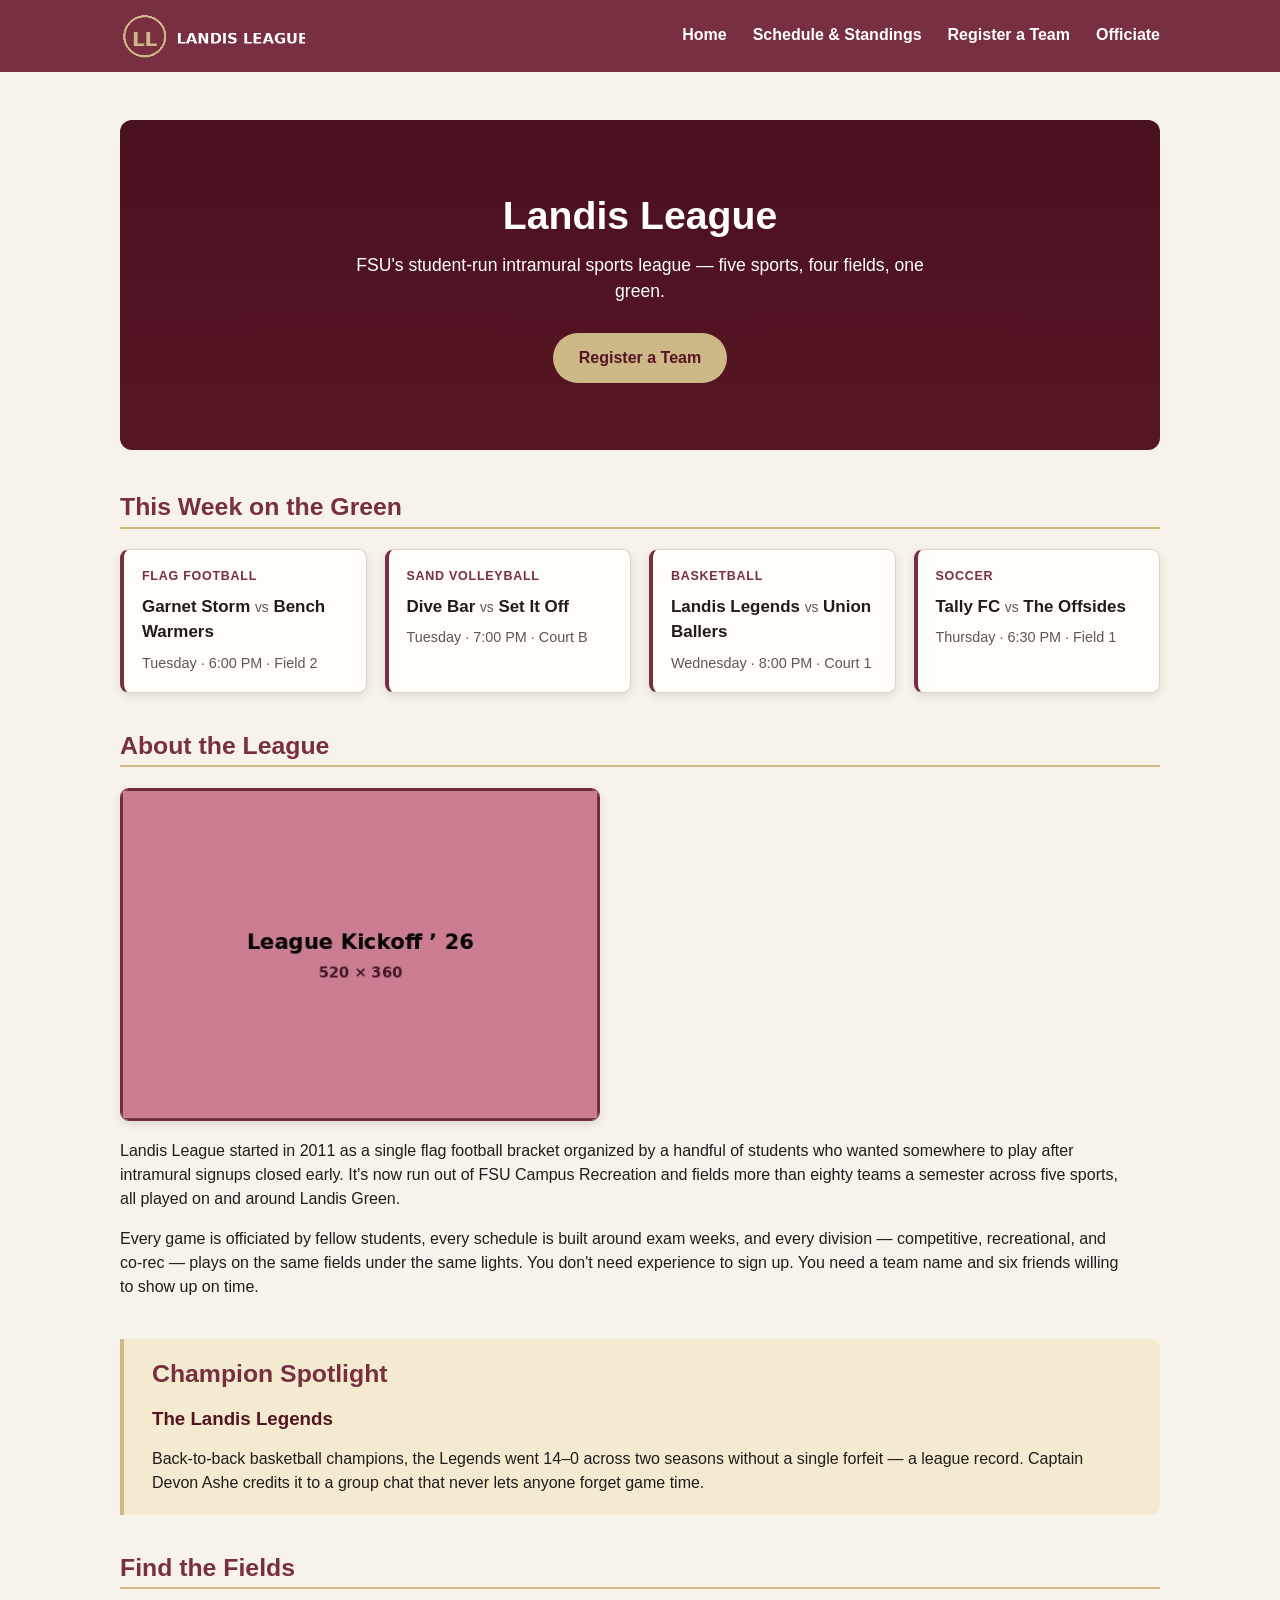
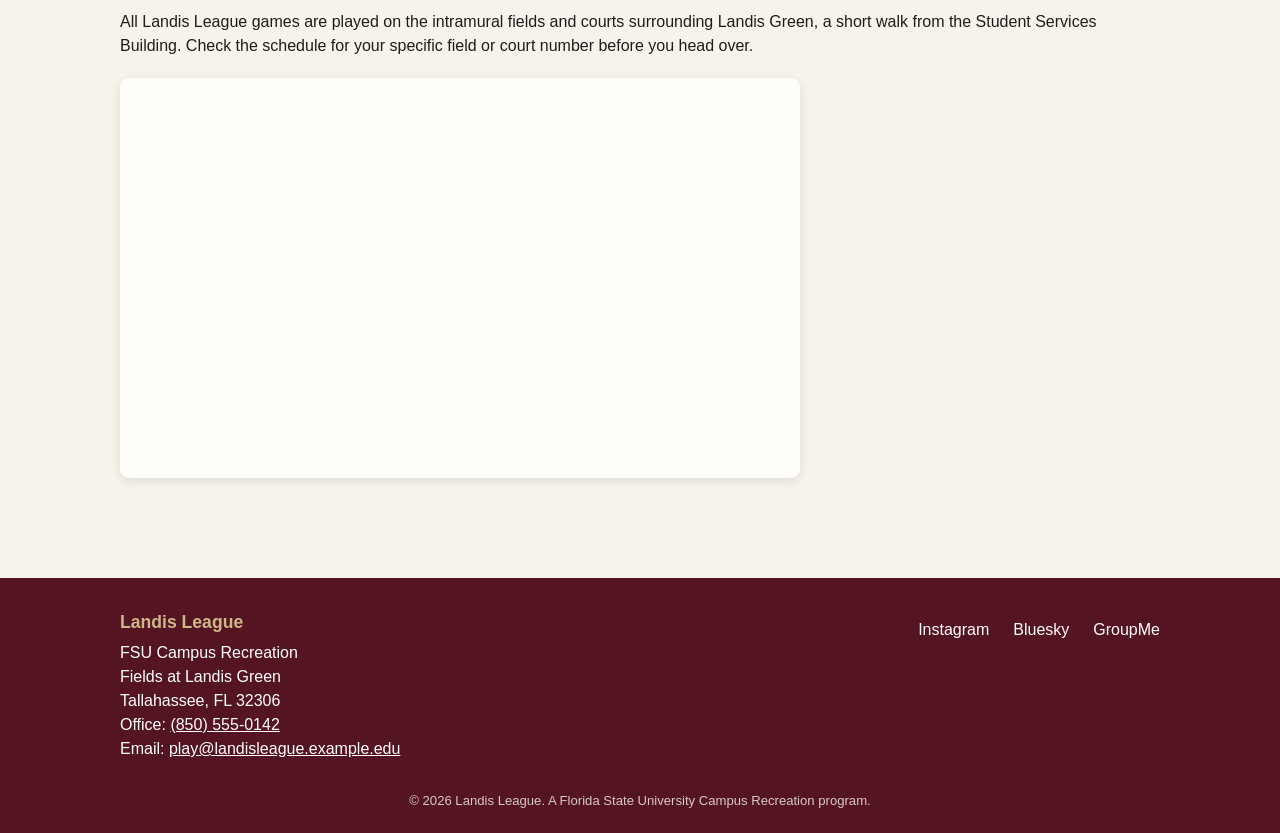
<file: landis-league/index.html>
<!DOCTYPE html>
<html lang="en">
<head>
  <meta charset="UTF-8">
  <meta name="viewport" content="width=device-width, initial-scale=1.0">
  <title>Landis League &ndash; FSU Intramural Sports</title>
  <meta name="description" content="Landis League, Florida State University's student intramural sports program.">
  <link rel="stylesheet" href="css/styles.css">
</head>
<body>

<!-- ============================================================
     SITE HEADER + SHARED NAVIGATION
     Identical on all four pages. Do not change this markup.
     ============================================================ -->
<header class="site-header">
  <div class="header-inner">
    <a class="brand" href="index.html">
      <img class="brand-logo" src="images/logo.png" alt="Landis League logo">
    </a>
    <nav class="main-nav" aria-label="Main">
      <ul class="nav-list">
        <li class="nav-item"><a class="nav-link" href="index.html">Home</a></li>
        <li class="nav-item"><a class="nav-link" href="schedule.html">Schedule &amp; Standings</a></li>
        <li class="nav-item"><a class="nav-link" href="register.html">Register a Team</a></li>
        <li class="nav-item"><a class="nav-link" href="officiate.html">Officiate</a></li>
      </ul>
    </nav>
  </div>
</header>

<main>

  <!-- ============ HERO ============ -->
  <section class="hero">
    <div class="hero-content">
      <h1 class="hero-title">Landis League</h1>
      <p class="hero-tagline">FSU's student-run intramural sports league &mdash; five sports, four fields, one green.</p>
      <a class="btn btn-primary" href="register.html">Register a Team</a>
    </div>
  </section>

  <!-- ============ THIS WEEK ============ -->
  <section class="this-week" aria-labelledby="week-heading">
    <h2 id="week-heading">This Week on the Green</h2>
    <div class="game-grid">
      <article class="game-card">
        <p class="game-sport">Flag Football</p>
        <p class="game-matchup">Garnet Storm <span class="vs">vs</span> Bench Warmers</p>
        <p class="game-time">Tuesday &middot; 6:00 PM &middot; Field 2</p>
      </article>
      <article class="game-card">
        <p class="game-sport">Sand Volleyball</p>
        <p class="game-matchup">Dive Bar <span class="vs">vs</span> Set It Off</p>
        <p class="game-time">Tuesday &middot; 7:00 PM &middot; Court B</p>
      </article>
      <article class="game-card">
        <p class="game-sport">Basketball</p>
        <p class="game-matchup">Landis Legends <span class="vs">vs</span> Union Ballers</p>
        <p class="game-time">Wednesday &middot; 8:00 PM &middot; Court 1</p>
      </article>
      <article class="game-card">
        <p class="game-sport">Soccer</p>
        <p class="game-matchup">Tally FC <span class="vs">vs</span> The Offsides</p>
        <p class="game-time">Thursday &middot; 6:30 PM &middot; Field 1</p>
      </article>
    </div>
  </section>

  <!-- ============ ABOUT THE LEAGUE ============ -->
  <article class="about-league" aria-labelledby="about-heading">
    <h2 id="about-heading">About the League</h2>
    <img class="about-photo" src="images/league-kickoff.jpg" alt="Students gathered on Landis Green for the Fall 2026 Landis League kickoff, holding team banners">
    <p>Landis League started in 2011 as a single flag football bracket organized by a handful of
      students who wanted somewhere to play after intramural signups closed early. It's now run
      out of FSU Campus Recreation and fields more than eighty teams a semester across five
      sports, all played on and around Landis Green.</p>
    <p>Every game is officiated by fellow students, every schedule is built around exam weeks, and
      every division &mdash; competitive, recreational, and co-rec &mdash; plays on the same fields
      under the same lights. You don't need experience to sign up. You need a team name and six
      friends willing to show up on time.</p>
  </article>

  <!-- ============ CHAMPION SPOTLIGHT ============ -->
  <aside class="spotlight" aria-labelledby="spotlight-heading">
    <h2 id="spotlight-heading">Champion Spotlight</h2>
    <h3 class="spotlight-team">The Landis Legends</h3>
    <p>Back-to-back basketball champions, the Legends went 14&ndash;0 across two seasons without
      a single forfeit &mdash; a league record. Captain Devon Ashe credits it to a group chat that
      never lets anyone forget game time.</p>
  </aside>

  <!-- ============ FIND THE FIELDS ============ -->
  <section class="visit" aria-labelledby="visit-heading">
    <h2 id="visit-heading">Find the Fields</h2>
    <p>All Landis League games are played on the intramural fields and courts surrounding Landis
      Green, a short walk from the Student Services Building. Check the schedule for your specific
      field or court number before you head over.</p>
    <iframe
      class="map-embed"
      title="Map showing the intramural fields at Landis Green, Florida State University"
      src="https://www.google.com/maps?q=Landis+Green+Florida+State+University&amp;output=embed"
      width="600" height="400" loading="lazy"></iframe>
  </section>

</main>

<!-- ============ SITE FOOTER ============ -->
<footer class="site-footer">
  <div class="footer-inner">
    <div class="footer-block">
      <h2 class="footer-heading">Landis League</h2>
      <address class="footer-address">
        FSU Campus Recreation<br>
        Fields at Landis Green<br>
        Tallahassee, FL 32306<br>
        Office: <a href="tel:+18505550142">(850) 555-0142</a><br>
        Email: <a href="mailto:play@landisleague.example.edu">play@landisleague.example.edu</a>
      </address>
    </div>
    <nav class="footer-nav" aria-label="Social media">
      <ul class="footer-social">
        <li><a href="#">Instagram</a></li>
        <li><a href="#">Bluesky</a></li>
        <li><a href="#">GroupMe</a></li>
      </ul>
    </nav>
  </div>
  <p class="footer-copy">&copy; 2026 Landis League. A Florida State University Campus Recreation program.</p>
</footer>

</body>
</html>
</file>
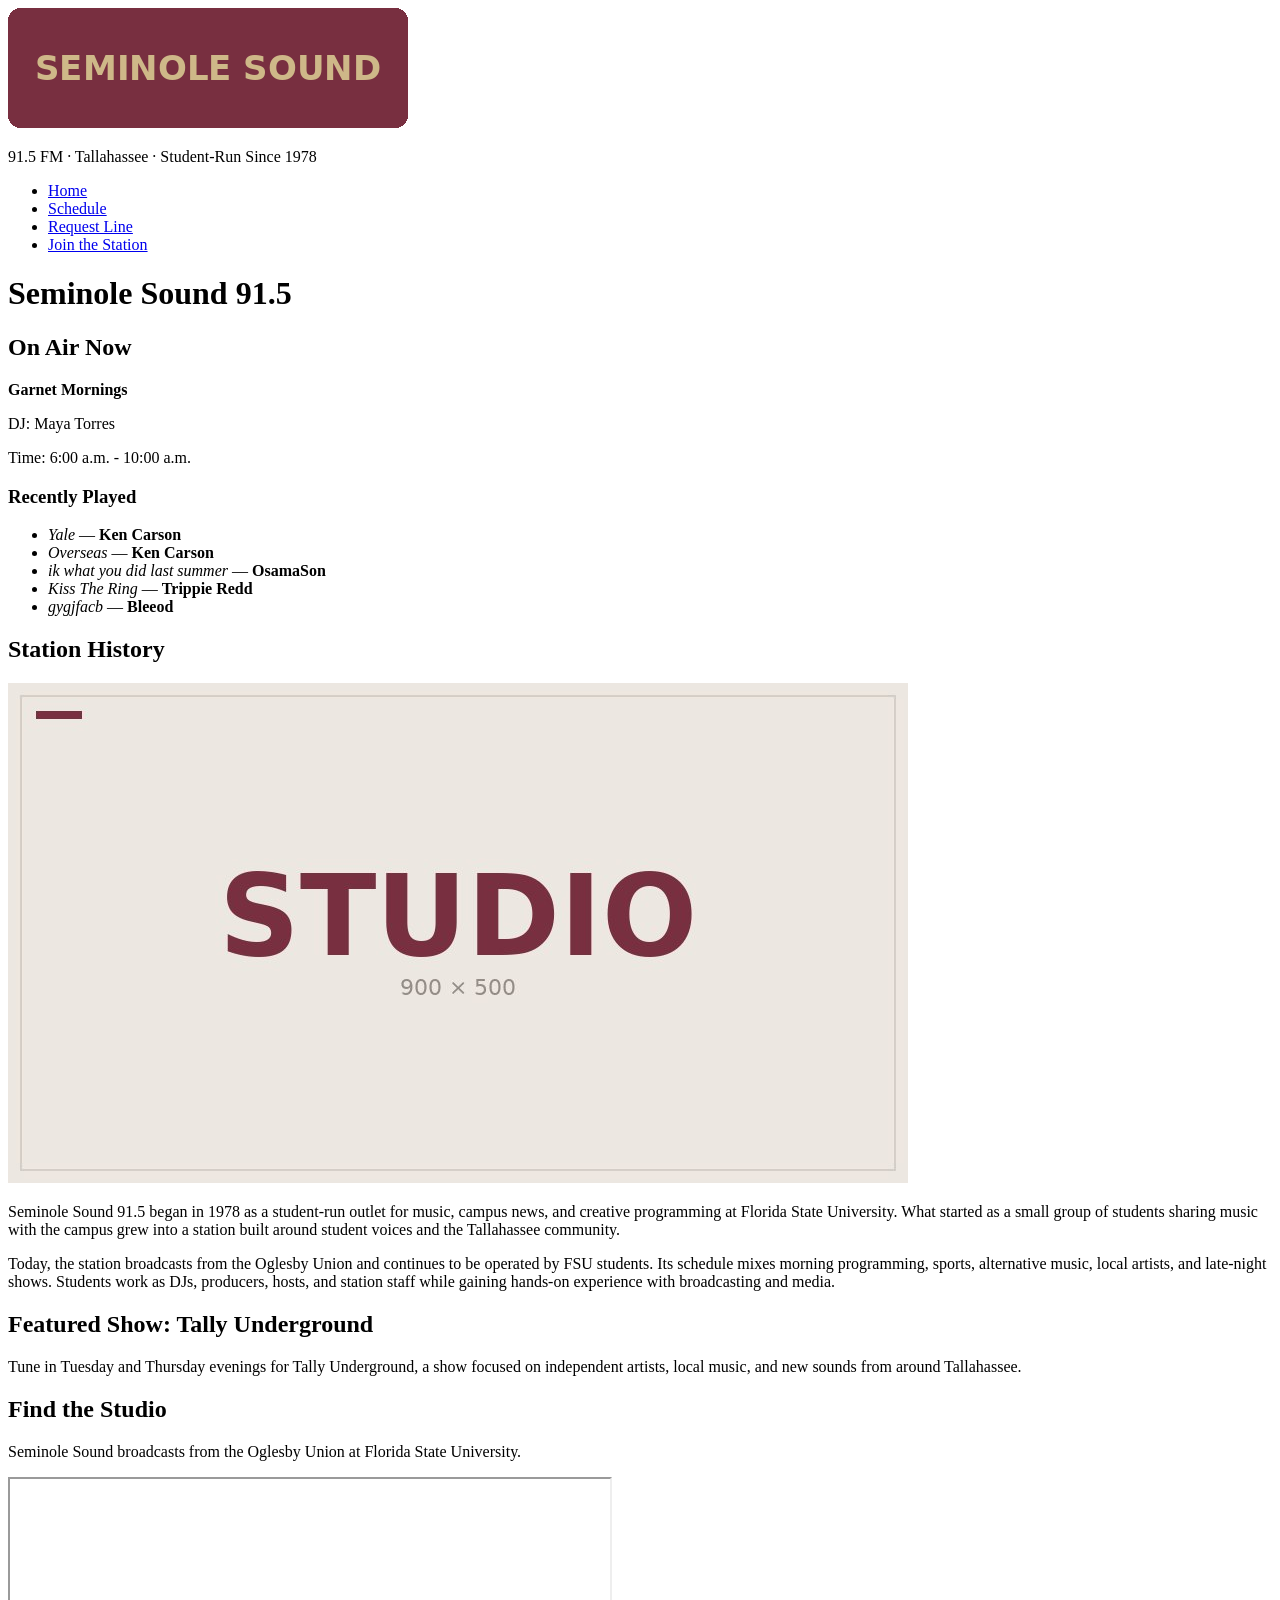
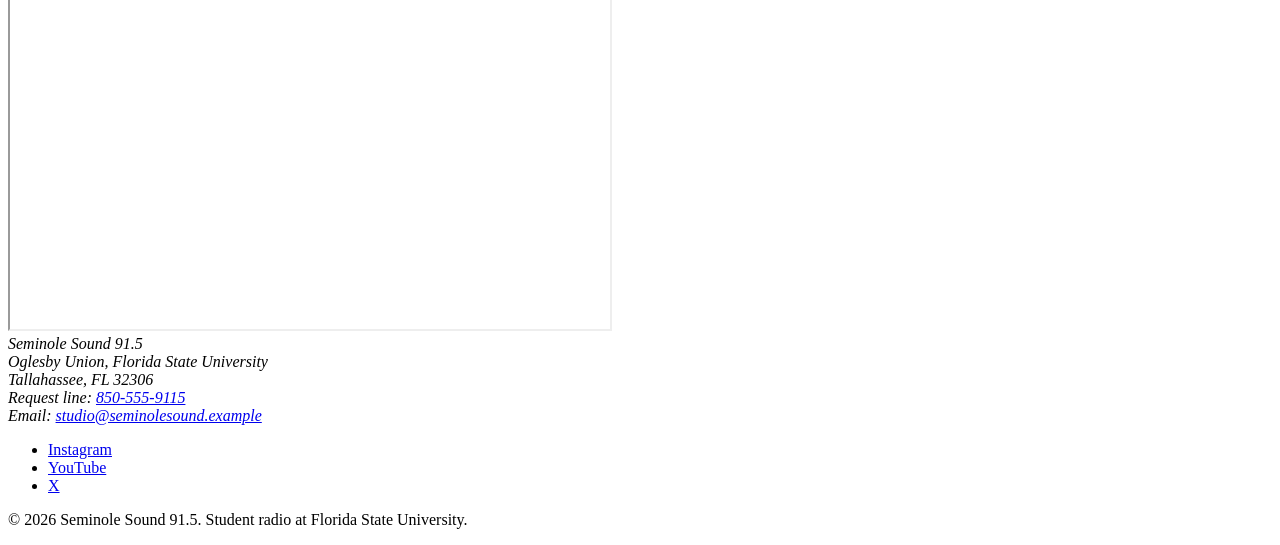
<file: seminole-sound/index.html>
<!DOCTYPE html>
<html lang="en">
<head>
  <meta charset="UTF-8">
  <meta name="viewport" content="width=device-width, initial-scale=1.0">
  <title>Seminole Sound 91.5 – FSU Student Radio</title>
  <meta name="description" content="Seminole Sound 91.5, Florida State University's student-run campus radio station.">
</head>
<body>

<!-- SITE HEADER + SHARED NAVIGATION -->
<header>
  <img src="images/logo.png" alt="Seminole Sound 91.5 station logo">
  <p>91.5 FM &middot; Tallahassee &middot; Student-Run Since 1978</p>

  <nav aria-label="Main">
    <ul>
      <li><a href="index.html">Home</a></li>
      <li><a href="schedule.html">Schedule</a></li>
      <li><a href="request.html">Request Line</a></li>
      <li><a href="join.html">Join the Station</a></li>
    </ul>
  </nav>
</header>

<main>
  <h1>Seminole Sound 91.5</h1>

  <!-- ON AIR NOW -->
  <section>
    <h2>On Air Now</h2>
    <p><strong>Garnet Mornings</strong></p>
    <p>DJ: Maya Torres</p>
    <p>Time: 6:00 a.m. - 10:00 a.m.</p>

    <h3>Recently Played</h3>
    <ul>
      <li><cite>Yale</cite> — <strong>Ken Carson</strong></li>
      <li><cite>Overseas</cite> — <strong>Ken Carson</strong></li>
      <li><cite>ik what you did last summer</cite> — <strong>OsamaSon</strong></li>
      <li><cite>Kiss The Ring</cite> — <strong>Trippie Redd</strong></li>
      <li><cite>gygjfacb</cite> — <strong>Bleeod</strong></li>
    </ul>
  </section>

  <!-- STATION HISTORY -->
  <article>
    <h2>Station History</h2>
    <img src="images/studio.jpg" alt="Student radio hosts working together inside the Seminole Sound studio">
    <p>Seminole Sound 91.5 began in 1978 as a student-run outlet for music, campus news, and creative programming at Florida State University. What started as a small group of students sharing music with the campus grew into a station built around student voices and the Tallahassee community.</p>
    <p>Today, the station broadcasts from the Oglesby Union and continues to be operated by FSU students. Its schedule mixes morning programming, sports, alternative music, local artists, and late-night shows. Students work as DJs, producers, hosts, and station staff while gaining hands-on experience with broadcasting and media.</p>
  </article>

  <!-- FEATURED SHOW -->
  <aside>
    <h2>Featured Show: Tally Underground</h2>
    <p>Tune in Tuesday and Thursday evenings for Tally Underground, a show focused on independent artists, local music, and new sounds from around Tallahassee.</p>
  </aside>

  <!-- STUDIO LOCATION -->
  <section>
    <h2>Find the Studio</h2>
    <p>Seminole Sound broadcasts from the Oglesby Union at Florida State University.</p>
    <iframe src="https://www.google.com/maps?q=Oglesby+Union+Florida+State+University&amp;output=embed" width="600" height="450" title="Map showing the Oglesby Union at Florida State University"></iframe>
  </section>
</main>

<!-- SITE FOOTER -->
<footer>
  <address>
    Seminole Sound 91.5<br>
    Oglesby Union, Florida State University<br>
    Tallahassee, FL 32306<br>
    Request line: <a href="tel:+18505559115">850-555-9115</a><br>
    Email: <a href="mailto:studio@seminolesound.example">studio@seminolesound.example</a>
  </address>
  <nav aria-label="Social media">
    <ul>
      <li><a href="#">Instagram</a></li>
      <li><a href="#">YouTube</a></li>
      <li><a href="#">X</a></li>
    </ul>
  </nav>
  <p>&copy; 2026 Seminole Sound 91.5. Student radio at Florida State University.</p>
</footer>

</body>
</html>
</file>
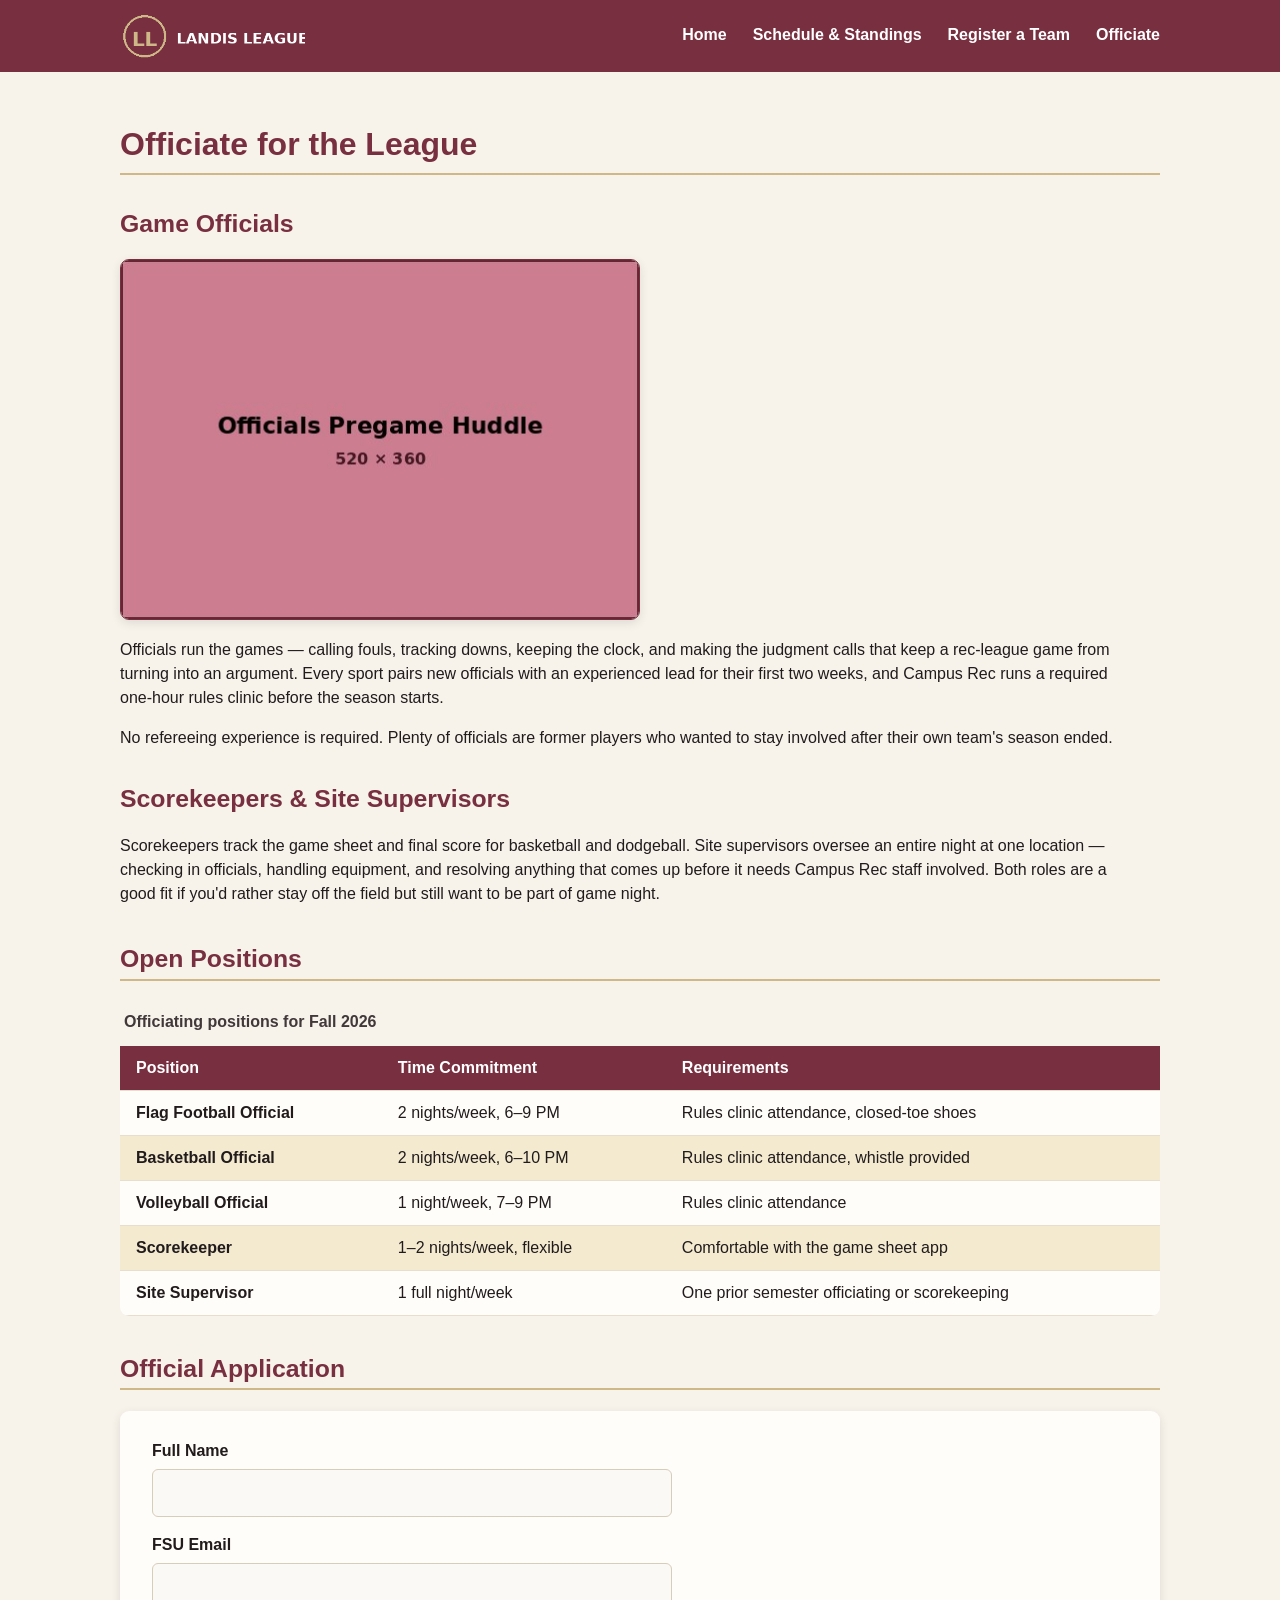
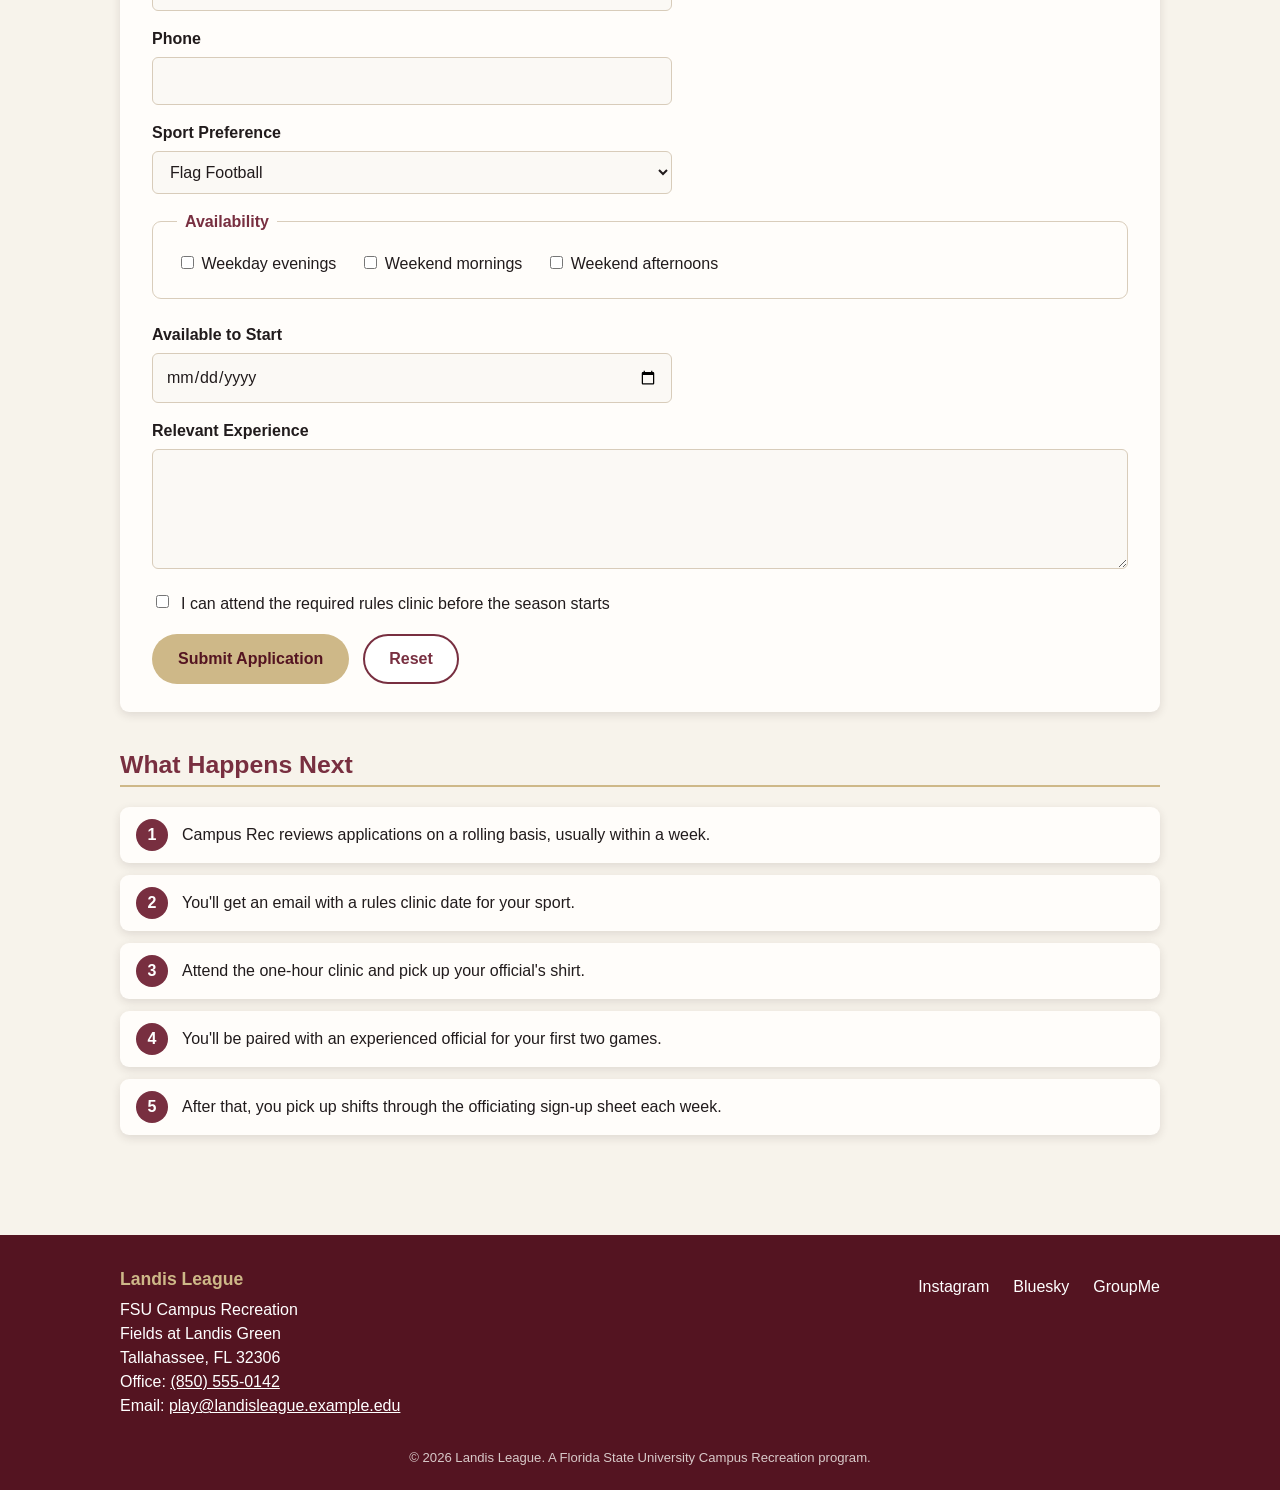
<file: landis-league/officiate.html>
<!DOCTYPE html>
<html lang="en">
<head>
  <meta charset="UTF-8">
  <meta name="viewport" content="width=device-width, initial-scale=1.0">
  <title>Officiate &ndash; Landis League</title>
  <meta name="description" content="Become a game official, scorekeeper, or site supervisor for Landis League intramural sports.">
  <link rel="stylesheet" href="css/styles.css">
</head>
<body>

<header class="site-header">
  <div class="header-inner">
    <a class="brand" href="index.html">
      <img class="brand-logo" src="images/logo.png" alt="Landis League logo">
    </a>
    <nav class="main-nav" aria-label="Main">
      <ul class="nav-list">
        <li class="nav-item"><a class="nav-link" href="index.html">Home</a></li>
        <li class="nav-item"><a class="nav-link" href="schedule.html">Schedule &amp; Standings</a></li>
        <li class="nav-item"><a class="nav-link" href="register.html">Register a Team</a></li>
        <li class="nav-item"><a class="nav-link" href="officiate.html">Officiate</a></li>
      </ul>
    </nav>
  </div>
</header>

<main>
  <h1>Officiate for the League</h1>

  <!-- ============ ROLE ARTICLES ============ -->
  <article class="role-article" aria-labelledby="referee-heading">
    <h2 id="referee-heading">Game Officials</h2>
    <img class="role-photo" src="images/official-huddle.jpg" alt="Placeholder photo standing in for a pregame officials huddle">
    <p>Officials run the games &mdash; calling fouls, tracking downs, keeping the clock, and making
      the judgment calls that keep a rec-league game from turning into an argument. Every sport
      pairs new officials with an experienced lead for their first two weeks, and Campus Rec runs
      a required one-hour rules clinic before the season starts.</p>
    <p>No refereeing experience is required. Plenty of officials are former players who wanted to
      stay involved after their own team's season ended.</p>
  </article>

  <article class="role-article" aria-labelledby="scorekeeper-heading">
    <h2 id="scorekeeper-heading">Scorekeepers &amp; Site Supervisors</h2>
    <p>Scorekeepers track the game sheet and final score for basketball and dodgeball. Site
      supervisors oversee an entire night at one location &mdash; checking in officials, handling
      equipment, and resolving anything that comes up before it needs Campus Rec staff involved.
      Both roles are a good fit if you'd rather stay off the field but still want to be part of
      game night.</p>
  </article>

  <!-- ============ OPEN POSITIONS ============ -->
  <section class="roles" aria-labelledby="roles-heading">
    <h2 id="roles-heading">Open Positions</h2>
    <div class="table-wrap">
      <table class="roles-table">
        <caption>Officiating positions for Fall 2026</caption>
        <thead>
          <tr>
            <th scope="col">Position</th>
            <th scope="col">Time Commitment</th>
            <th scope="col">Requirements</th>
          </tr>
        </thead>
        <tbody>
          <tr>
            <th scope="row">Flag Football Official</th>
            <td>2 nights/week, 6&ndash;9 PM</td>
            <td>Rules clinic attendance, closed-toe shoes</td>
          </tr>
          <tr>
            <th scope="row">Basketball Official</th>
            <td>2 nights/week, 6&ndash;10 PM</td>
            <td>Rules clinic attendance, whistle provided</td>
          </tr>
          <tr>
            <th scope="row">Volleyball Official</th>
            <td>1 night/week, 7&ndash;9 PM</td>
            <td>Rules clinic attendance</td>
          </tr>
          <tr>
            <th scope="row">Scorekeeper</th>
            <td>1&ndash;2 nights/week, flexible</td>
            <td>Comfortable with the game sheet app</td>
          </tr>
          <tr>
            <th scope="row">Site Supervisor</th>
            <td>1 full night/week</td>
            <td>One prior semester officiating or scorekeeping</td>
          </tr>
        </tbody>
      </table>
    </div>
  </section>

  <!-- ============ APPLICATION FORM ============ -->
  <section class="apply" aria-labelledby="apply-heading">
    <h2 id="apply-heading">Official Application</h2>
    <form class="apply-form" method="post" action="#">
      <div class="form-row">
        <label for="applicant-name">Full Name</label>
        <input type="text" id="applicant-name" name="applicant-name" required>
      </div>

      <div class="form-row">
        <label for="applicant-email">FSU Email</label>
        <input type="email" id="applicant-email" name="applicant-email" required>
      </div>

      <div class="form-row">
        <label for="applicant-phone">Phone</label>
        <input type="tel" id="applicant-phone" name="applicant-phone">
      </div>

      <div class="form-row">
        <label for="sport-preference">Sport Preference</label>
        <select id="sport-preference" name="sport-preference">
          <optgroup label="On-Field">
            <option>Flag Football</option>
            <option>Soccer</option>
          </optgroup>
          <optgroup label="Indoor / Scoring">
            <option>Basketball</option>
            <option>Volleyball</option>
            <option>Scorekeeper (any sport)</option>
          </optgroup>
        </select>
      </div>

      <fieldset class="availability-group">
        <legend>Availability</legend>
        <div class="checkbox-list">
          <label><input type="checkbox" name="availability" value="weekday-evenings"> Weekday evenings</label>
          <label><input type="checkbox" name="availability" value="weekend-mornings"> Weekend mornings</label>
          <label><input type="checkbox" name="availability" value="weekend-afternoons"> Weekend afternoons</label>
        </div>
      </fieldset>

      <div class="form-row">
        <label for="start-date">Available to Start</label>
        <input type="date" id="start-date" name="start-date">
      </div>

      <div class="form-row form-row-full">
        <label for="experience">Relevant Experience</label>
        <textarea id="experience" name="experience" rows="4" maxlength="400"></textarea>
      </div>

      <div class="form-row form-row-checkbox">
        <input type="checkbox" id="apply-agree" name="apply-agree" required>
        <label for="apply-agree">I can attend the required rules clinic before the season starts</label>
      </div>

      <div class="form-actions">
        <button type="submit" class="btn btn-primary">Submit Application</button>
        <button type="reset" class="btn btn-secondary">Reset</button>
      </div>
    </form>
  </section>

  <!-- ============ NEXT STEPS ============ -->
  <section class="next-steps" aria-labelledby="next-heading">
    <h2 id="next-heading">What Happens Next</h2>
    <ol class="steps-list">
      <li>Campus Rec reviews applications on a rolling basis, usually within a week.</li>
      <li>You'll get an email with a rules clinic date for your sport.</li>
      <li>Attend the one-hour clinic and pick up your official's shirt.</li>
      <li>You'll be paired with an experienced official for your first two games.</li>
      <li>After that, you pick up shifts through the officiating sign-up sheet each week.</li>
    </ol>
  </section>
</main>

<footer class="site-footer">
  <div class="footer-inner">
    <div class="footer-block">
      <h2 class="footer-heading">Landis League</h2>
      <address class="footer-address">
        FSU Campus Recreation<br>
        Fields at Landis Green<br>
        Tallahassee, FL 32306<br>
        Office: <a href="tel:+18505550142">(850) 555-0142</a><br>
        Email: <a href="mailto:play@landisleague.example.edu">play@landisleague.example.edu</a>
      </address>
    </div>
    <nav class="footer-nav" aria-label="Social media">
      <ul class="footer-social">
        <li><a href="#">Instagram</a></li>
        <li><a href="#">Bluesky</a></li>
        <li><a href="#">GroupMe</a></li>
      </ul>
    </nav>
  </div>
  <p class="footer-copy">&copy; 2026 Landis League. A Florida State University Campus Recreation program.</p>
</footer>

</body>
</html>
</file>
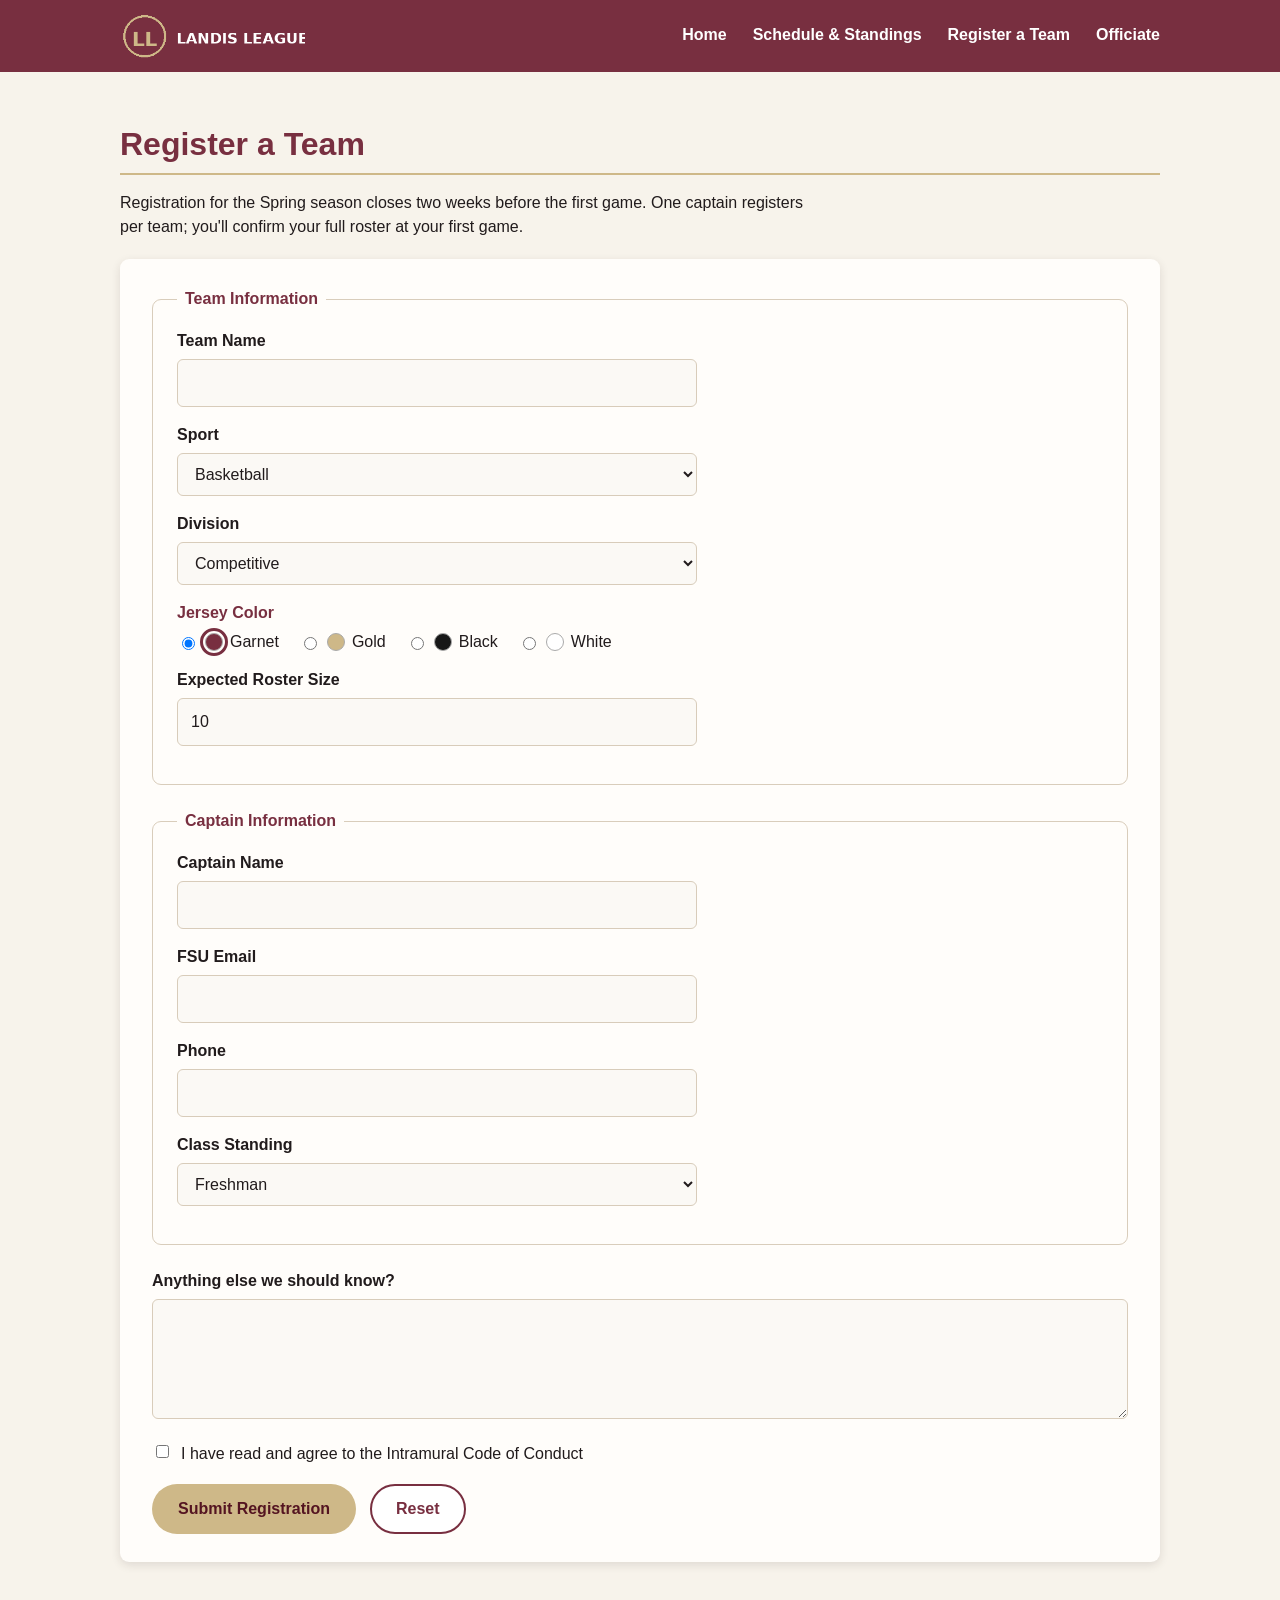
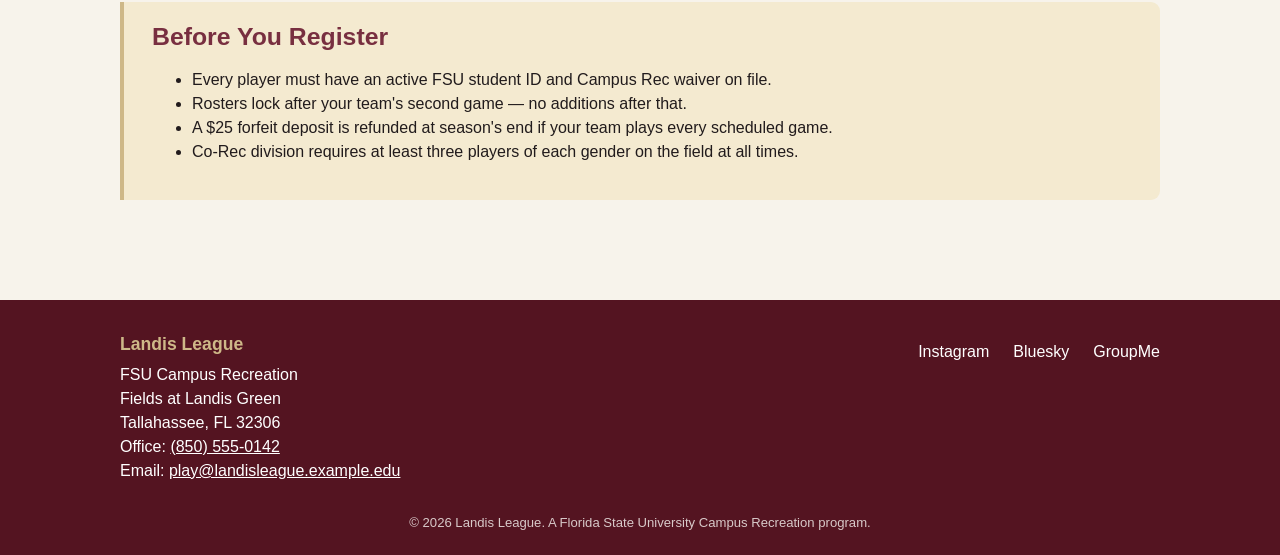
<file: landis-league/register.html>
<!DOCTYPE html>
<html lang="en">
<head>
  <meta charset="UTF-8">
  <meta name="viewport" content="width=device-width, initial-scale=1.0">
  <title>Register a Team &ndash; Landis League</title>
  <meta name="description" content="Register a team for Landis League intramural sports at FSU.">
  <link rel="stylesheet" href="css/styles.css">
</head>
<body>

<header class="site-header">
  <div class="header-inner">
    <a class="brand" href="index.html">
      <img class="brand-logo" src="images/logo.png" alt="Landis League logo">
    </a>
    <nav class="main-nav" aria-label="Main">
      <ul class="nav-list">
        <li class="nav-item"><a class="nav-link" href="index.html">Home</a></li>
        <li class="nav-item"><a class="nav-link" href="schedule.html">Schedule &amp; Standings</a></li>
        <li class="nav-item"><a class="nav-link" href="register.html">Register a Team</a></li>
        <li class="nav-item"><a class="nav-link" href="officiate.html">Officiate</a></li>
      </ul>
    </nav>
  </div>
</header>

<main>
  <h1>Register a Team</h1>
  <p class="page-intro">Registration for the Spring season closes two weeks before the first game. One captain registers per team; you'll confirm your full roster at your first game.</p>

  <!-- ============ REGISTRATION FORM ============ -->
  <form class="register-form" method="post" action="#">

    <fieldset class="form-section">
      <legend>Team Information</legend>

      <div class="form-row">
        <label for="team-name">Team Name</label>
        <input type="text" id="team-name" name="team-name" required>
      </div>

      <div class="form-row">
        <label for="sport">Sport</label>
        <select id="sport" name="sport" required>
          <optgroup label="Indoor">
            <option value="basketball">Basketball</option>
            <option value="volleyball">Sand Volleyball</option>
            <option value="dodgeball">Dodgeball</option>
          </optgroup>
          <optgroup label="Outdoor">
            <option value="flag-football">Flag Football</option>
            <option value="soccer">Soccer</option>
          </optgroup>
        </select>
      </div>

      <div class="form-row">
        <label for="division">Division</label>
        <select id="division" name="division">
          <option value="competitive">Competitive</option>
          <option value="recreational">Recreational</option>
          <option value="co-rec">Co-Rec</option>
        </select>
      </div>

      <fieldset class="color-group">
        <legend>Jersey Color</legend>
        <div class="color-options">
          <label class="color-option">
            <input type="radio" name="jersey-color" value="garnet" checked>
            <span class="swatch swatch-garnet" aria-hidden="true"></span> Garnet
          </label>
          <label class="color-option">
            <input type="radio" name="jersey-color" value="gold">
            <span class="swatch swatch-gold" aria-hidden="true"></span> Gold
          </label>
          <label class="color-option">
            <input type="radio" name="jersey-color" value="black">
            <span class="swatch swatch-black" aria-hidden="true"></span> Black
          </label>
          <label class="color-option">
            <input type="radio" name="jersey-color" value="white">
            <span class="swatch swatch-white" aria-hidden="true"></span> White
          </label>
        </div>
      </fieldset>

      <div class="form-row">
        <label for="roster-size">Expected Roster Size</label>
        <input type="number" id="roster-size" name="roster-size" min="6" max="20" value="10">
      </div>
    </fieldset>

    <fieldset class="form-section">
      <legend>Captain Information</legend>

      <div class="form-row">
        <label for="captain-name">Captain Name</label>
        <input type="text" id="captain-name" name="captain-name" required>
      </div>

      <div class="form-row">
        <label for="captain-email">FSU Email</label>
        <input type="email" id="captain-email" name="captain-email" required>
      </div>

      <div class="form-row">
        <label for="captain-phone">Phone</label>
        <input type="tel" id="captain-phone" name="captain-phone">
      </div>

      <div class="form-row">
        <label for="class-standing">Class Standing</label>
        <select id="class-standing" name="class-standing">
          <option>Freshman</option>
          <option>Sophomore</option>
          <option>Junior</option>
          <option>Senior</option>
          <option>Graduate</option>
        </select>
      </div>
    </fieldset>

    <div class="form-row form-row-full">
      <label for="notes">Anything else we should know?</label>
      <textarea id="notes" name="notes" rows="4" maxlength="300"></textarea>
    </div>

    <div class="form-row form-row-checkbox">
      <input type="checkbox" id="agree" name="agree" required>
      <label for="agree">I have read and agree to the Intramural Code of Conduct</label>
    </div>

    <div class="form-actions">
      <button type="submit" class="btn btn-primary">Submit Registration</button>
      <button type="reset" class="btn btn-secondary">Reset</button>
    </div>
  </form>

  <!-- ============ RULES ASIDE ============ -->
  <aside class="registration-rules" aria-labelledby="rules-heading">
    <h2 id="rules-heading">Before You Register</h2>
    <ul>
      <li>Every player must have an active FSU student ID and Campus Rec waiver on file.</li>
      <li>Rosters lock after your team's second game &mdash; no additions after that.</li>
      <li>A $25 forfeit deposit is refunded at season's end if your team plays every scheduled game.</li>
      <li>Co-Rec division requires at least three players of each gender on the field at all times.</li>
    </ul>
  </aside>
</main>

<footer class="site-footer">
  <div class="footer-inner">
    <div class="footer-block">
      <h2 class="footer-heading">Landis League</h2>
      <address class="footer-address">
        FSU Campus Recreation<br>
        Fields at Landis Green<br>
        Tallahassee, FL 32306<br>
        Office: <a href="tel:+18505550142">(850) 555-0142</a><br>
        Email: <a href="mailto:play@landisleague.example.edu">play@landisleague.example.edu</a>
      </address>
    </div>
    <nav class="footer-nav" aria-label="Social media">
      <ul class="footer-social">
        <li><a href="#">Instagram</a></li>
        <li><a href="#">Bluesky</a></li>
        <li><a href="#">GroupMe</a></li>
      </ul>
    </nav>
  </div>
  <p class="footer-copy">&copy; 2026 Landis League. A Florida State University Campus Recreation program.</p>
</footer>

</body>
</html>
</file>
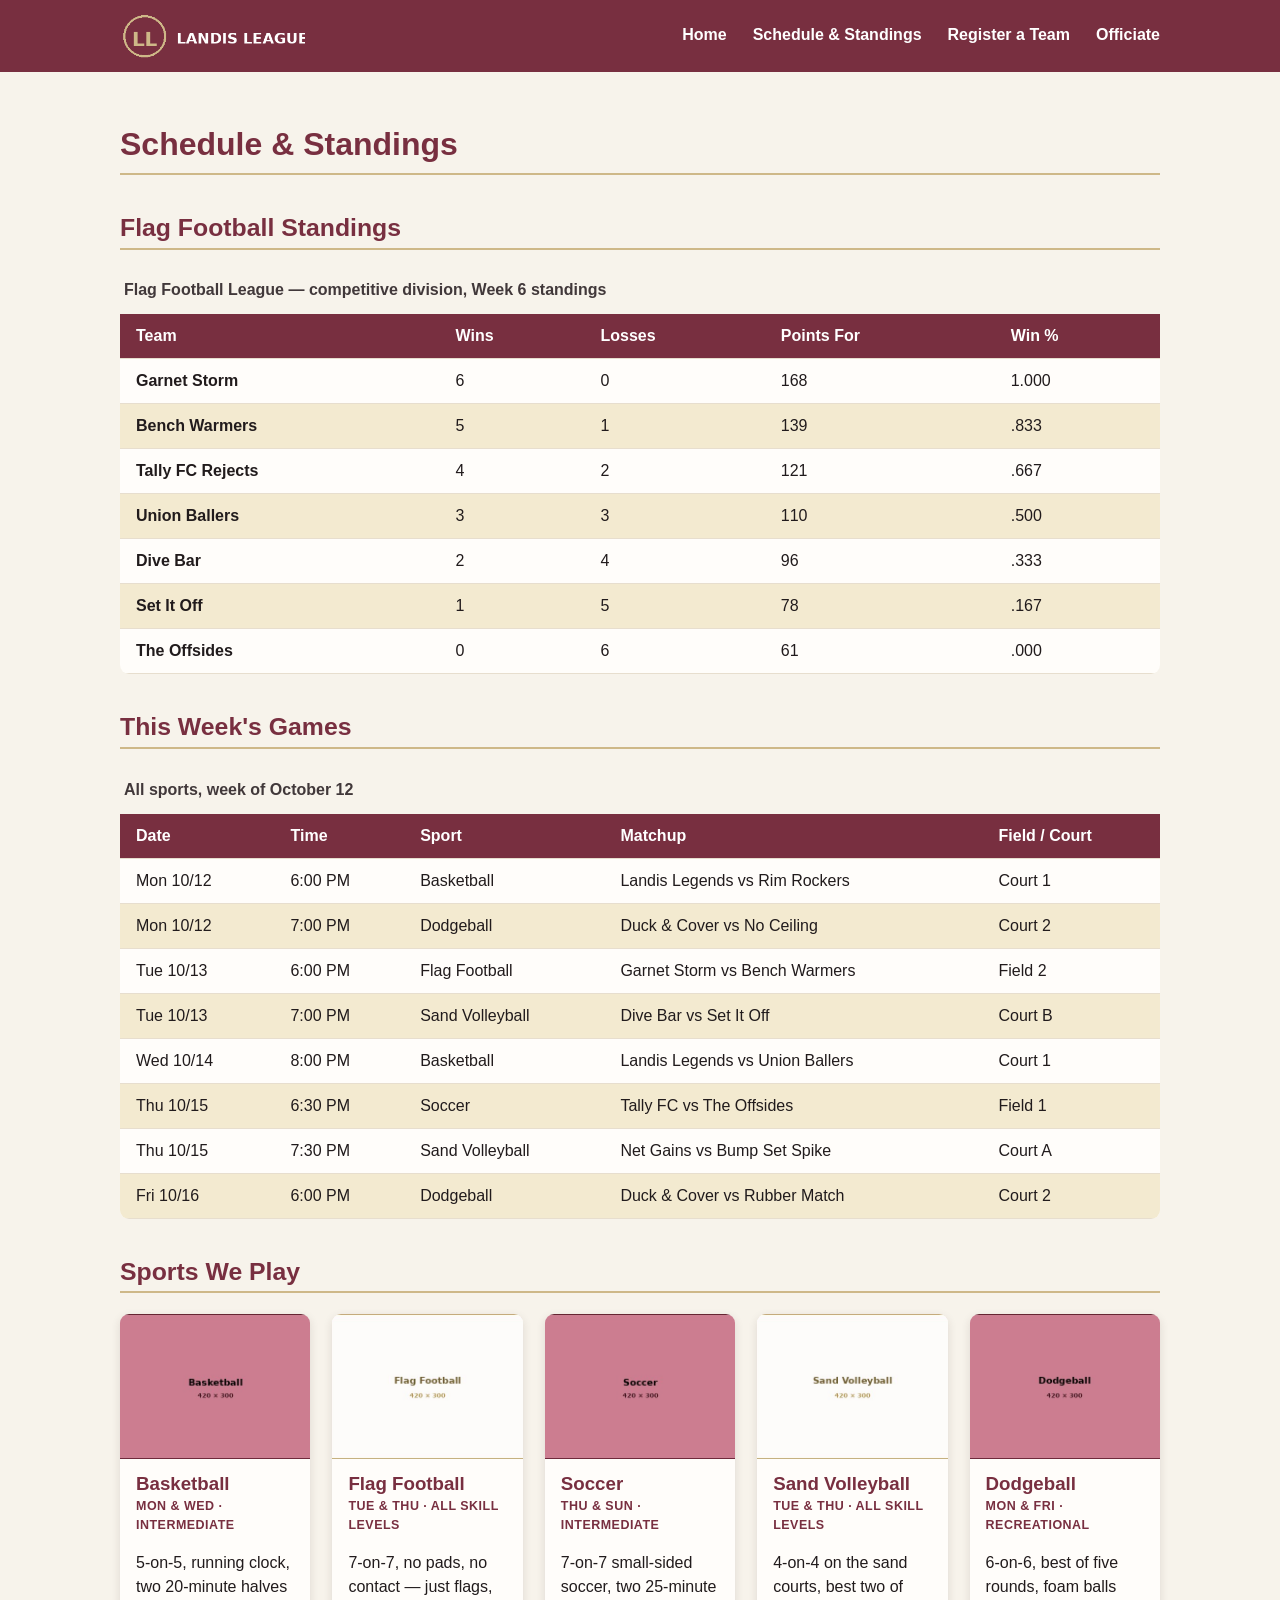
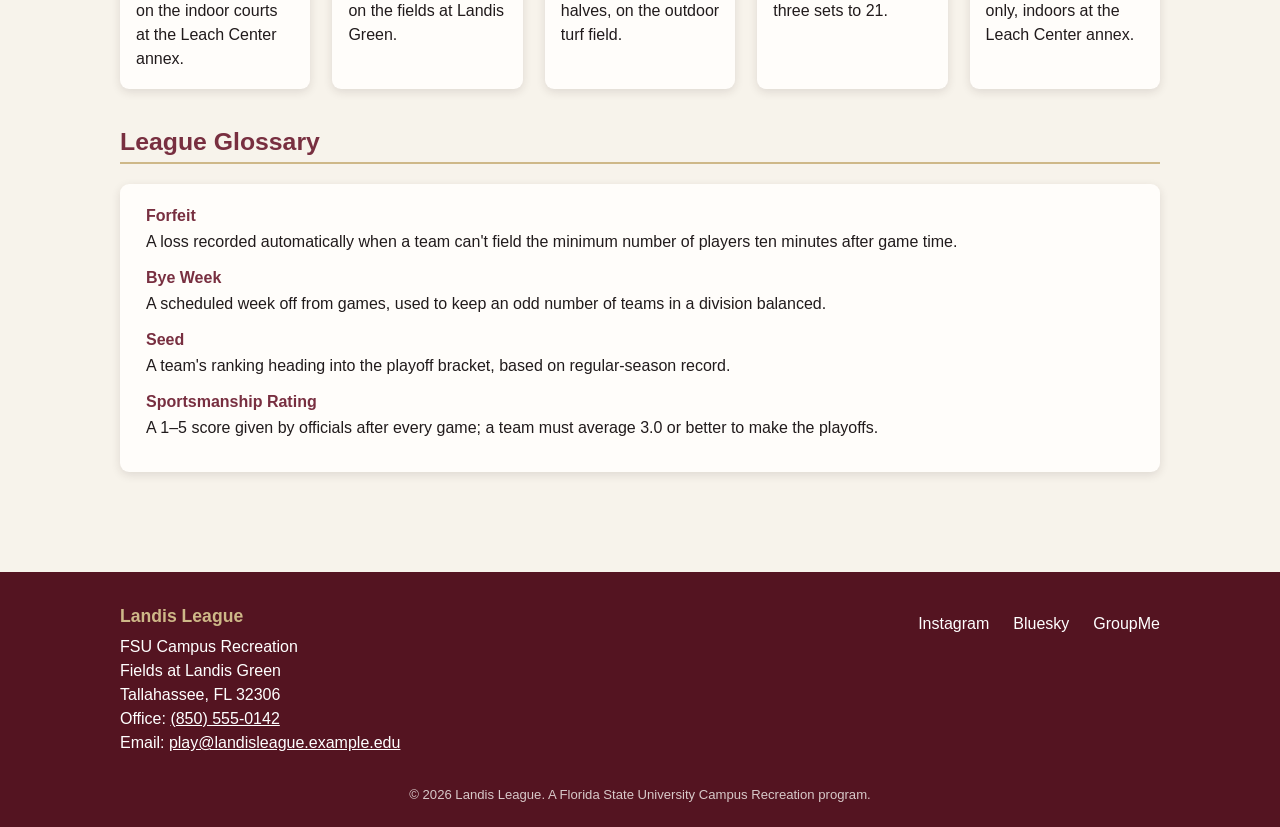
<file: landis-league/schedule.html>
<!DOCTYPE html>
<html lang="en">
<head>
  <meta charset="UTF-8">
  <meta name="viewport" content="width=device-width, initial-scale=1.0">
  <title>Schedule &amp; Standings &ndash; Landis League</title>
  <meta name="description" content="Landis League game schedule, standings, sport list, and glossary.">
  <link rel="stylesheet" href="css/styles.css">
</head>
<body>

<header class="site-header">
  <div class="header-inner">
    <a class="brand" href="index.html">
      <img class="brand-logo" src="images/logo.png" alt="Landis League logo">
    </a>
    <nav class="main-nav" aria-label="Main">
      <ul class="nav-list">
        <li class="nav-item"><a class="nav-link" href="index.html">Home</a></li>
        <li class="nav-item"><a class="nav-link" href="schedule.html">Schedule &amp; Standings</a></li>
        <li class="nav-item"><a class="nav-link" href="register.html">Register a Team</a></li>
        <li class="nav-item"><a class="nav-link" href="officiate.html">Officiate</a></li>
      </ul>
    </nav>
  </div>
</header>

<main>
  <h1>Schedule &amp; Standings</h1>

  <!-- ============ STANDINGS ============ -->
  <section class="standings" aria-labelledby="standings-heading">
    <h2 id="standings-heading">Flag Football Standings</h2>
    <div class="table-wrap">
      <table class="standings-table">
        <caption>Flag Football League &mdash; competitive division, Week 6 standings</caption>
        <thead>
          <tr>
            <th scope="col">Team</th>
            <th scope="col">Wins</th>
            <th scope="col">Losses</th>
            <th scope="col">Points For</th>
            <th scope="col">Win %</th>
          </tr>
        </thead>
        <tbody>
          <tr><th scope="row">Garnet Storm</th><td>6</td><td>0</td><td>168</td><td>1.000</td></tr>
          <tr><th scope="row">Bench Warmers</th><td>5</td><td>1</td><td>139</td><td>.833</td></tr>
          <tr><th scope="row">Tally FC Rejects</th><td>4</td><td>2</td><td>121</td><td>.667</td></tr>
          <tr><th scope="row">Union Ballers</th><td>3</td><td>3</td><td>110</td><td>.500</td></tr>
          <tr><th scope="row">Dive Bar</th><td>2</td><td>4</td><td>96</td><td>.333</td></tr>
          <tr><th scope="row">Set It Off</th><td>1</td><td>5</td><td>78</td><td>.167</td></tr>
          <tr><th scope="row">The Offsides</th><td>0</td><td>6</td><td>61</td><td>.000</td></tr>
        </tbody>
      </table>
    </div>
  </section>

  <!-- ============ THIS WEEK'S GAMES ============ -->
  <section class="games" aria-labelledby="games-heading">
    <h2 id="games-heading">This Week's Games</h2>
    <div class="table-wrap">
      <table class="games-table">
        <caption>All sports, week of October 12</caption>
        <thead>
          <tr>
            <th scope="col">Date</th>
            <th scope="col">Time</th>
            <th scope="col">Sport</th>
            <th scope="col">Matchup</th>
            <th scope="col">Field / Court</th>
          </tr>
        </thead>
        <tbody>
          <tr><td>Mon 10/12</td><td>6:00 PM</td><td>Basketball</td><td>Landis Legends vs Rim Rockers</td><td>Court 1</td></tr>
          <tr><td>Mon 10/12</td><td>7:00 PM</td><td>Dodgeball</td><td>Duck &amp; Cover vs No Ceiling</td><td>Court 2</td></tr>
          <tr><td>Tue 10/13</td><td>6:00 PM</td><td>Flag Football</td><td>Garnet Storm vs Bench Warmers</td><td>Field 2</td></tr>
          <tr><td>Tue 10/13</td><td>7:00 PM</td><td>Sand Volleyball</td><td>Dive Bar vs Set It Off</td><td>Court B</td></tr>
          <tr><td>Wed 10/14</td><td>8:00 PM</td><td>Basketball</td><td>Landis Legends vs Union Ballers</td><td>Court 1</td></tr>
          <tr><td>Thu 10/15</td><td>6:30 PM</td><td>Soccer</td><td>Tally FC vs The Offsides</td><td>Field 1</td></tr>
          <tr><td>Thu 10/15</td><td>7:30 PM</td><td>Sand Volleyball</td><td>Net Gains vs Bump Set Spike</td><td>Court A</td></tr>
          <tr><td>Fri 10/16</td><td>6:00 PM</td><td>Dodgeball</td><td>Duck &amp; Cover vs Rubber Match</td><td>Court 2</td></tr>
        </tbody>
      </table>
    </div>
  </section>

  <!-- ============ SPORTS WE PLAY ============ -->
  <section class="sports" aria-labelledby="sports-heading">
    <h2 id="sports-heading">Sports We Play</h2>
    <div class="sport-grid">
      <article class="sport-card">
        <img class="sport-photo" src="images/sport-basketball.jpg" alt="Placeholder photo standing in for a Landis League basketball game">
        <h3 class="sport-name">Basketball</h3>
        <p class="sport-meta">Mon &amp; Wed &middot; Intermediate</p>
        <p>5-on-5, running clock, two 20-minute halves on the indoor courts at the Leach Center annex.</p>
      </article>
      <article class="sport-card">
        <img class="sport-photo" src="images/sport-flagfootball.jpg" alt="Placeholder photo standing in for a Landis League flag football game">
        <h3 class="sport-name">Flag Football</h3>
        <p class="sport-meta">Tue &amp; Thu &middot; All Skill Levels</p>
        <p>7-on-7, no pads, no contact &mdash; just flags, on the fields at Landis Green.</p>
      </article>
      <article class="sport-card">
        <img class="sport-photo" src="images/sport-soccer.jpg" alt="Placeholder photo standing in for a Landis League soccer game">
        <h3 class="sport-name">Soccer</h3>
        <p class="sport-meta">Thu &amp; Sun &middot; Intermediate</p>
        <p>7-on-7 small-sided soccer, two 25-minute halves, on the outdoor turf field.</p>
      </article>
      <article class="sport-card">
        <img class="sport-photo" src="images/sport-volleyball.jpg" alt="Placeholder photo standing in for a Landis League sand volleyball game">
        <h3 class="sport-name">Sand Volleyball</h3>
        <p class="sport-meta">Tue &amp; Thu &middot; All Skill Levels</p>
        <p>4-on-4 on the sand courts, best two of three sets to 21.</p>
      </article>
      <article class="sport-card">
        <img class="sport-photo" src="images/sport-dodgeball.jpg" alt="Placeholder photo standing in for a Landis League dodgeball match">
        <h3 class="sport-name">Dodgeball</h3>
        <p class="sport-meta">Mon &amp; Fri &middot; Recreational</p>
        <p>6-on-6, best of five rounds, foam balls only, indoors at the Leach Center annex.</p>
      </article>
    </div>
  </section>

  <!-- ============ GLOSSARY ============ -->
  <section class="glossary" aria-labelledby="glossary-heading">
    <h2 id="glossary-heading">League Glossary</h2>
    <dl class="term-list">
      <dt>Forfeit</dt>
      <dd>A loss recorded automatically when a team can't field the minimum number of players ten minutes after game time.</dd>
      <dt>Bye Week</dt>
      <dd>A scheduled week off from games, used to keep an odd number of teams in a division balanced.</dd>
      <dt>Seed</dt>
      <dd>A team's ranking heading into the playoff bracket, based on regular-season record.</dd>
      <dt>Sportsmanship Rating</dt>
      <dd>A 1&ndash;5 score given by officials after every game; a team must average 3.0 or better to make the playoffs.</dd>
    </dl>
  </section>
</main>

<footer class="site-footer">
  <div class="footer-inner">
    <div class="footer-block">
      <h2 class="footer-heading">Landis League</h2>
      <address class="footer-address">
        FSU Campus Recreation<br>
        Fields at Landis Green<br>
        Tallahassee, FL 32306<br>
        Office: <a href="tel:+18505550142">(850) 555-0142</a><br>
        Email: <a href="mailto:play@landisleague.example.edu">play@landisleague.example.edu</a>
      </address>
    </div>
    <nav class="footer-nav" aria-label="Social media">
      <ul class="footer-social">
        <li><a href="#">Instagram</a></li>
        <li><a href="#">Bluesky</a></li>
        <li><a href="#">GroupMe</a></li>
      </ul>
    </nav>
  </div>
  <p class="footer-copy">&copy; 2026 Landis League. A Florida State University Campus Recreation program.</p>
</footer>

</body>
</html>
</file>
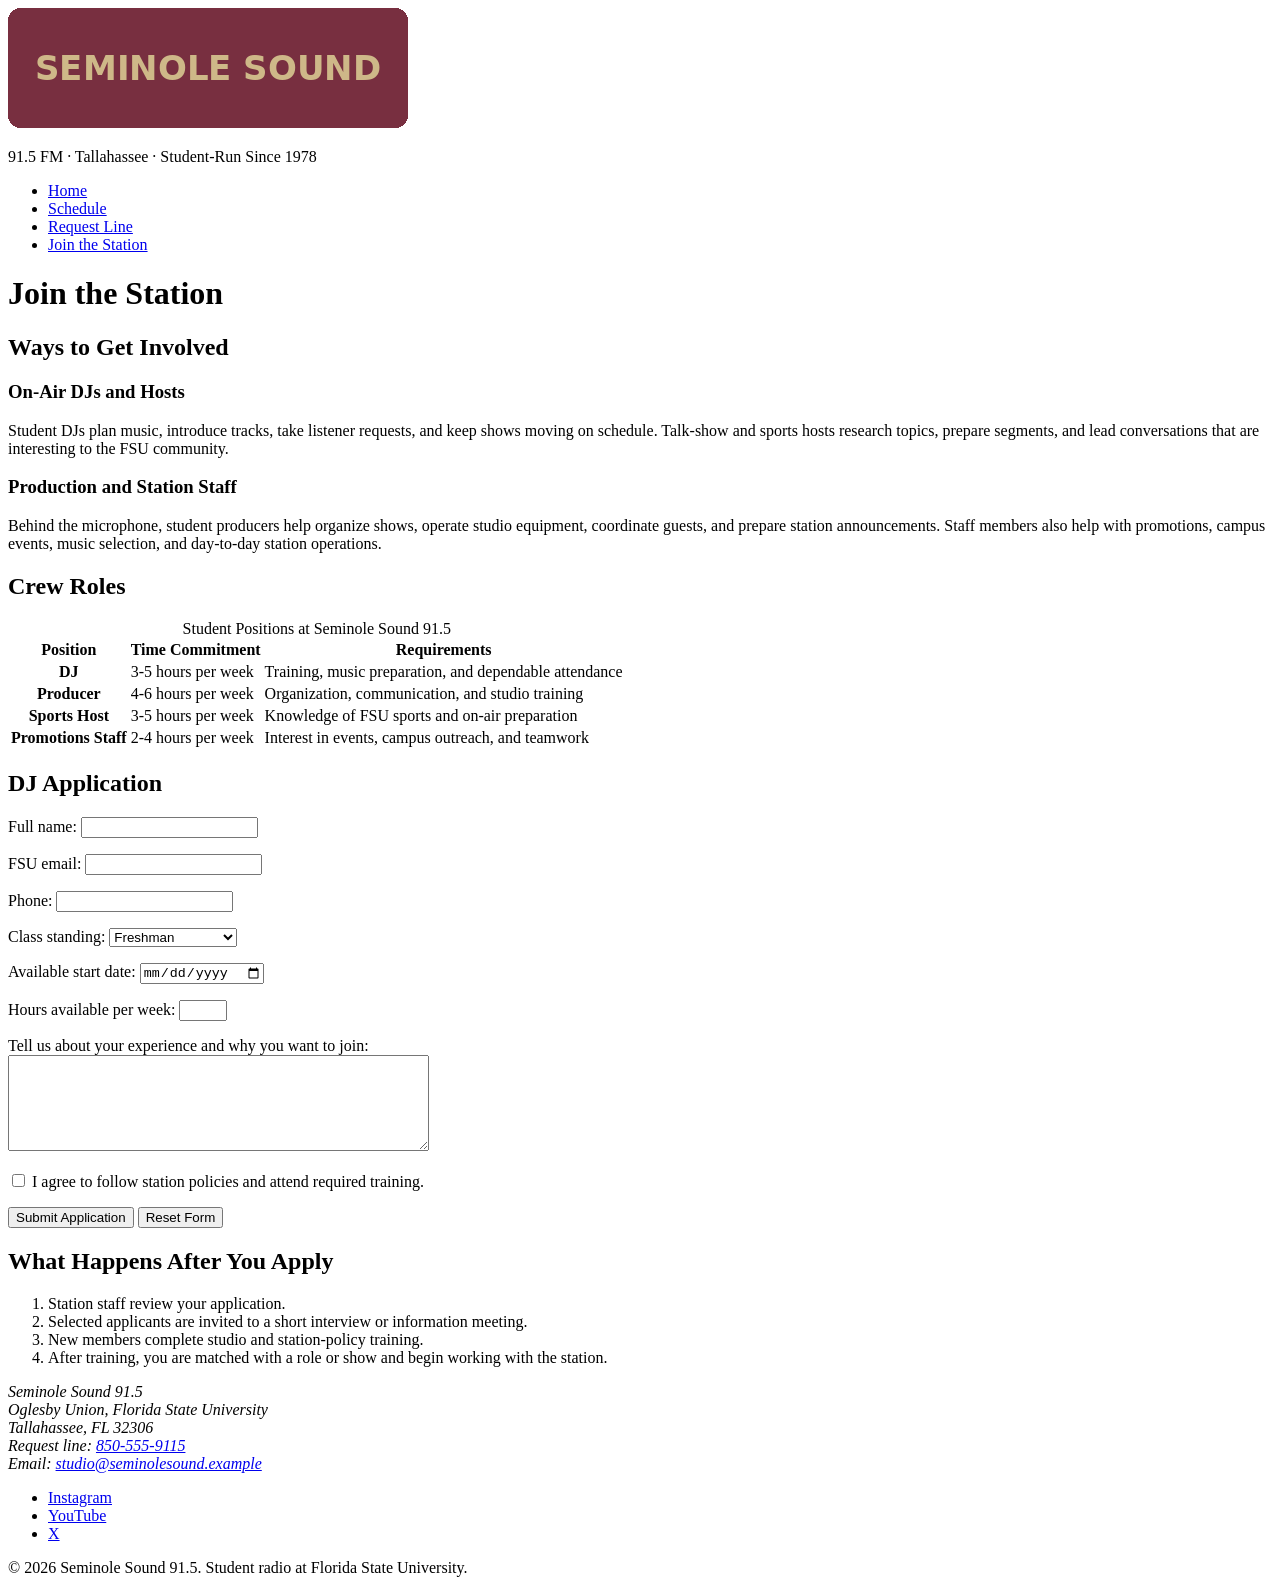
<file: seminole-sound/join.html>
<!DOCTYPE html>
<html lang="en">
<head>
  <meta charset="UTF-8">
  <meta name="viewport" content="width=device-width, initial-scale=1.0">
  <title>Join the Station – Seminole Sound 91.5</title>
  <meta name="description" content="Seminole Sound 91.5, Florida State University's student-run campus radio station.">
</head>
<body>

<!-- SITE HEADER + SHARED NAVIGATION -->
<header>
  <img src="images/logo.png" alt="Seminole Sound 91.5 station logo">
  <p>91.5 FM &middot; Tallahassee &middot; Student-Run Since 1978</p>

  <nav aria-label="Main">
    <ul>
      <li><a href="index.html">Home</a></li>
      <li><a href="schedule.html">Schedule</a></li>
      <li><a href="request.html">Request Line</a></li>
      <li><a href="join.html">Join the Station</a></li>
    </ul>
  </nav>
</header>

<main>
  <h1>Join the Station</h1>

  <!-- CREW ROLE DESCRIPTIONS -->
  <section>
    <h2>Ways to Get Involved</h2>
    <article>
      <h3>On-Air DJs and Hosts</h3>
      <p>Student DJs plan music, introduce tracks, take listener requests, and keep shows moving on schedule. Talk-show and sports hosts research topics, prepare segments, and lead conversations that are interesting to the FSU community.</p>
    </article>
    <article>
      <h3>Production and Station Staff</h3>
      <p>Behind the microphone, student producers help organize shows, operate studio equipment, coordinate guests, and prepare station announcements. Staff members also help with promotions, campus events, music selection, and day-to-day station operations.</p>
    </article>
  </section>

  <!-- CREW ROLES TABLE -->
  <section>
    <h2>Crew Roles</h2>
    <table>
      <caption>Student Positions at Seminole Sound 91.5</caption>
      <thead>
        <tr><th scope="col">Position</th><th scope="col">Time Commitment</th><th scope="col">Requirements</th></tr>
      </thead>
      <tbody>
        <tr><th scope="row">DJ</th><td>3-5 hours per week</td><td>Training, music preparation, and dependable attendance</td></tr>
        <tr><th scope="row">Producer</th><td>4-6 hours per week</td><td>Organization, communication, and studio training</td></tr>
        <tr><th scope="row">Sports Host</th><td>3-5 hours per week</td><td>Knowledge of FSU sports and on-air preparation</td></tr>
        <tr><th scope="row">Promotions Staff</th><td>2-4 hours per week</td><td>Interest in events, campus outreach, and teamwork</td></tr>
      </tbody>
    </table>
  </section>

  <!-- DJ APPLICATION FORM -->
  <section>
    <h2>DJ Application</h2>
    <form method="post" action="#">
      <p><label for="full-name">Full name:</label> <input type="text" id="full-name" name="full_name" required></p>
      <p><label for="fsu-email">FSU email:</label> <input type="email" id="fsu-email" name="fsu_email" required></p>
      <p><label for="phone">Phone:</label> <input type="tel" id="phone" name="phone"></p>
      <p>
        <label for="class-standing">Class standing:</label>
        <select id="class-standing" name="class_standing">
          <option value="freshman">Freshman</option>
          <option value="sophomore">Sophomore</option>
          <option value="junior">Junior</option>
          <option value="senior">Senior</option>
          <option value="graduate">Graduate Student</option>
        </select>
      </p>
      <p><label for="start-date">Available start date:</label> <input type="date" id="start-date" name="start_date"></p>
      <p><label for="hours">Hours available per week:</label> <input type="number" id="hours" name="hours" min="1" max="20"></p>
      <p><label for="experience">Tell us about your experience and why you want to join:</label><br><textarea id="experience" name="experience" rows="6" cols="50"></textarea></p>
      <p><input type="checkbox" id="terms" name="terms" value="accepted" required> <label for="terms">I agree to follow station policies and attend required training.</label></p>
      <p><button type="submit">Submit Application</button> <button type="reset">Reset Form</button></p>
    </form>
  </section>

  <!-- APPLICATION PROCESS -->
  <section>
    <h2>What Happens After You Apply</h2>
    <ol>
      <li>Station staff review your application.</li>
      <li>Selected applicants are invited to a short interview or information meeting.</li>
      <li>New members complete studio and station-policy training.</li>
      <li>After training, you are matched with a role or show and begin working with the station.</li>
    </ol>
  </section>
</main>

<!-- SITE FOOTER -->
<footer>
  <address>
    Seminole Sound 91.5<br>
    Oglesby Union, Florida State University<br>
    Tallahassee, FL 32306<br>
    Request line: <a href="tel:+18505559115">850-555-9115</a><br>
    Email: <a href="mailto:studio@seminolesound.example">studio@seminolesound.example</a>
  </address>
  <nav aria-label="Social media">
    <ul>
      <li><a href="#">Instagram</a></li>
      <li><a href="#">YouTube</a></li>
      <li><a href="#">X</a></li>
    </ul>
  </nav>
  <p>&copy; 2026 Seminole Sound 91.5. Student radio at Florida State University.</p>
</footer>

</body>
</html>
</file>
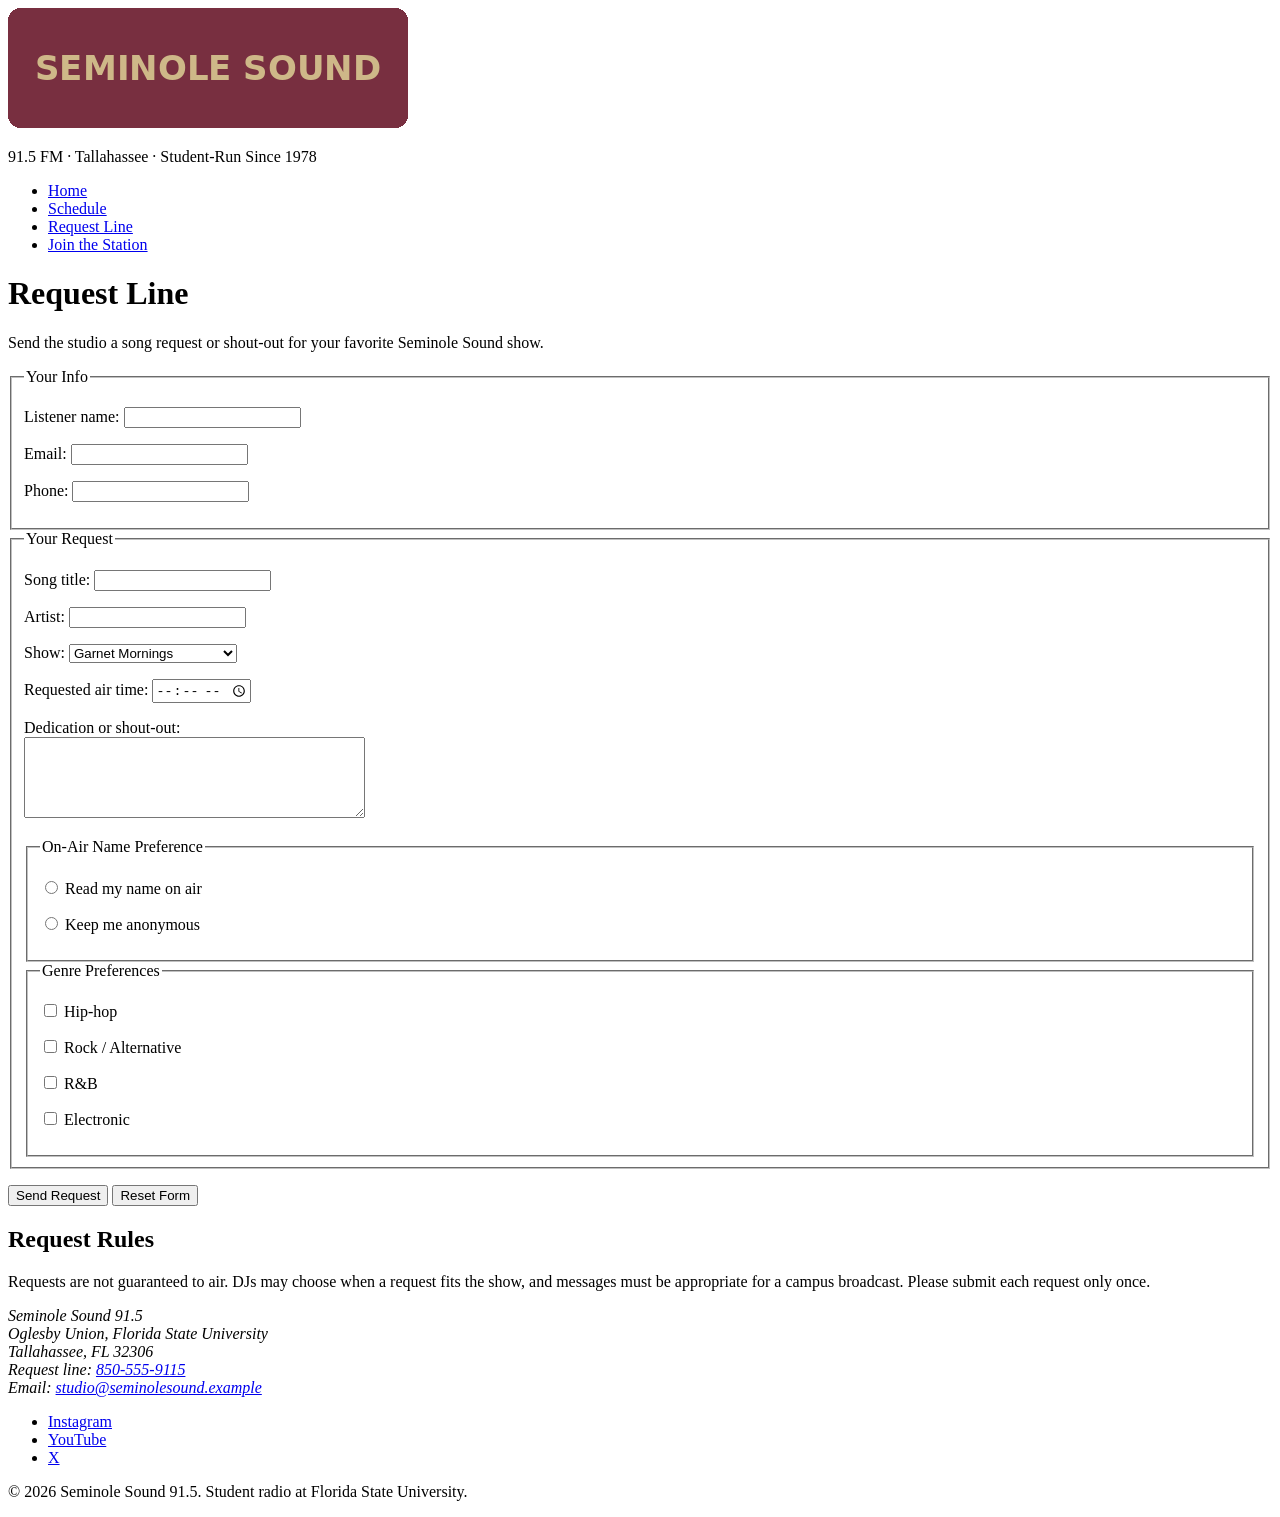
<file: seminole-sound/request.html>
<!DOCTYPE html>
<html lang="en">
<head>
  <meta charset="UTF-8">
  <meta name="viewport" content="width=device-width, initial-scale=1.0">
  <title>Request Line – Seminole Sound 91.5</title>
  <meta name="description" content="Seminole Sound 91.5, Florida State University's student-run campus radio station.">
</head>
<body>

<!-- SITE HEADER + SHARED NAVIGATION -->
<header>
  <img src="images/logo.png" alt="Seminole Sound 91.5 station logo">
  <p>91.5 FM &middot; Tallahassee &middot; Student-Run Since 1978</p>

  <nav aria-label="Main">
    <ul>
      <li><a href="index.html">Home</a></li>
      <li><a href="schedule.html">Schedule</a></li>
      <li><a href="request.html">Request Line</a></li>
      <li><a href="join.html">Join the Station</a></li>
    </ul>
  </nav>
</header>

<main>
  <h1>Request Line</h1>
  <p>Send the studio a song request or shout-out for your favorite Seminole Sound show.</p>

  <!-- SONG REQUEST FORM -->
  <form method="post" action="#">
    <fieldset>
      <legend>Your Info</legend>
      <p><label for="listener-name">Listener name:</label> <input type="text" id="listener-name" name="listener_name"></p>
      <p><label for="listener-email">Email:</label> <input type="email" id="listener-email" name="listener_email"></p>
      <p><label for="listener-phone">Phone:</label> <input type="tel" id="listener-phone" name="listener_phone"></p>
    </fieldset>

    <fieldset>
      <legend>Your Request</legend>
      <p><label for="song-title">Song title:</label> <input type="text" id="song-title" name="song_title" required></p>
      <p><label for="artist">Artist:</label> <input type="text" id="artist" name="artist" required></p>
      <p>
        <label for="show">Show:</label>
        <select id="show" name="show">
          <optgroup label="Weekday Shows">
            <option value="garnet-mornings">Garnet Mornings</option>
            <option value="seminole-sideline">Seminole Sideline</option>
            <option value="tally-underground">Tally Underground</option>
            <option value="doak-after-dark">Doak After Dark</option>
          </optgroup>
          <optgroup label="Weekend Shows">
            <option value="weekend-wake-up">Weekend Wake-Up</option>
            <option value="saturday-soundcheck">Saturday Soundcheck</option>
            <option value="local-spotlight">Local Spotlight</option>
          </optgroup>
        </select>
      </p>
      <p><label for="air-time">Requested air time:</label> <input type="time" id="air-time" name="air_time"></p>
      <p><label for="dedication">Dedication or shout-out:</label><br><textarea id="dedication" name="dedication" rows="5" cols="40" maxlength="300"></textarea></p>

      <fieldset>
        <legend>On-Air Name Preference</legend>
        <p><input type="radio" id="read-name" name="name_preference" value="read-name"> <label for="read-name">Read my name on air</label></p>
        <p><input type="radio" id="anonymous" name="name_preference" value="anonymous"> <label for="anonymous">Keep me anonymous</label></p>
      </fieldset>

      <fieldset>
        <legend>Genre Preferences</legend>
        <p><input type="checkbox" id="genre-hiphop" name="genre" value="hip-hop"> <label for="genre-hiphop">Hip-hop</label></p>
        <p><input type="checkbox" id="genre-rock" name="genre" value="rock"> <label for="genre-rock">Rock / Alternative</label></p>
        <p><input type="checkbox" id="genre-rnb" name="genre" value="rnb"> <label for="genre-rnb">R&amp;B</label></p>
        <p><input type="checkbox" id="genre-electronic" name="genre" value="electronic"> <label for="genre-electronic">Electronic</label></p>
      </fieldset>
    </fieldset>

    <p><button type="submit">Send Request</button> <button type="reset">Reset Form</button></p>
  </form>

  <!-- REQUEST RULES -->
  <aside>
    <h2>Request Rules</h2>
    <p>Requests are not guaranteed to air. DJs may choose when a request fits the show, and messages must be appropriate for a campus broadcast. Please submit each request only once.</p>
  </aside>
</main>

<!-- SITE FOOTER -->
<footer>
  <address>
    Seminole Sound 91.5<br>
    Oglesby Union, Florida State University<br>
    Tallahassee, FL 32306<br>
    Request line: <a href="tel:+18505559115">850-555-9115</a><br>
    Email: <a href="mailto:studio@seminolesound.example">studio@seminolesound.example</a>
  </address>
  <nav aria-label="Social media">
    <ul>
      <li><a href="#">Instagram</a></li>
      <li><a href="#">YouTube</a></li>
      <li><a href="#">X</a></li>
    </ul>
  </nav>
  <p>&copy; 2026 Seminole Sound 91.5. Student radio at Florida State University.</p>
</footer>

</body>
</html>
</file>
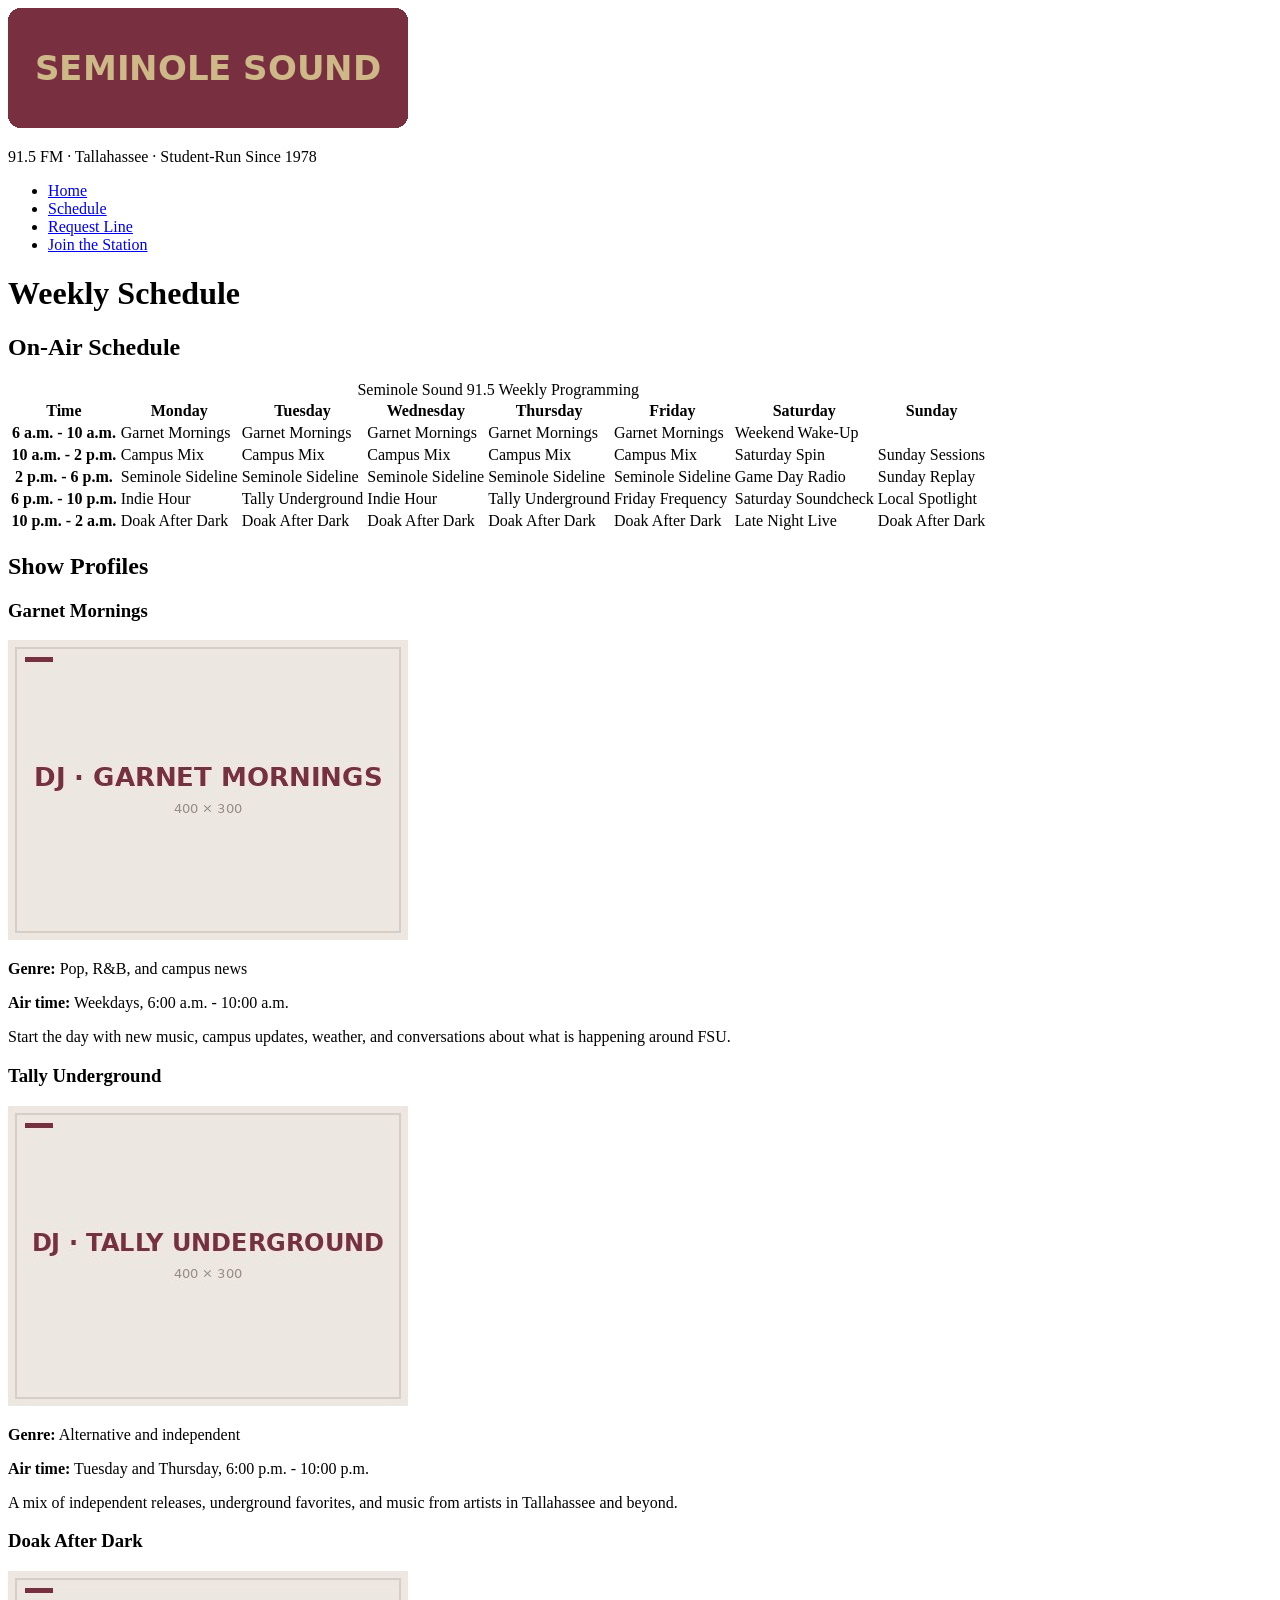
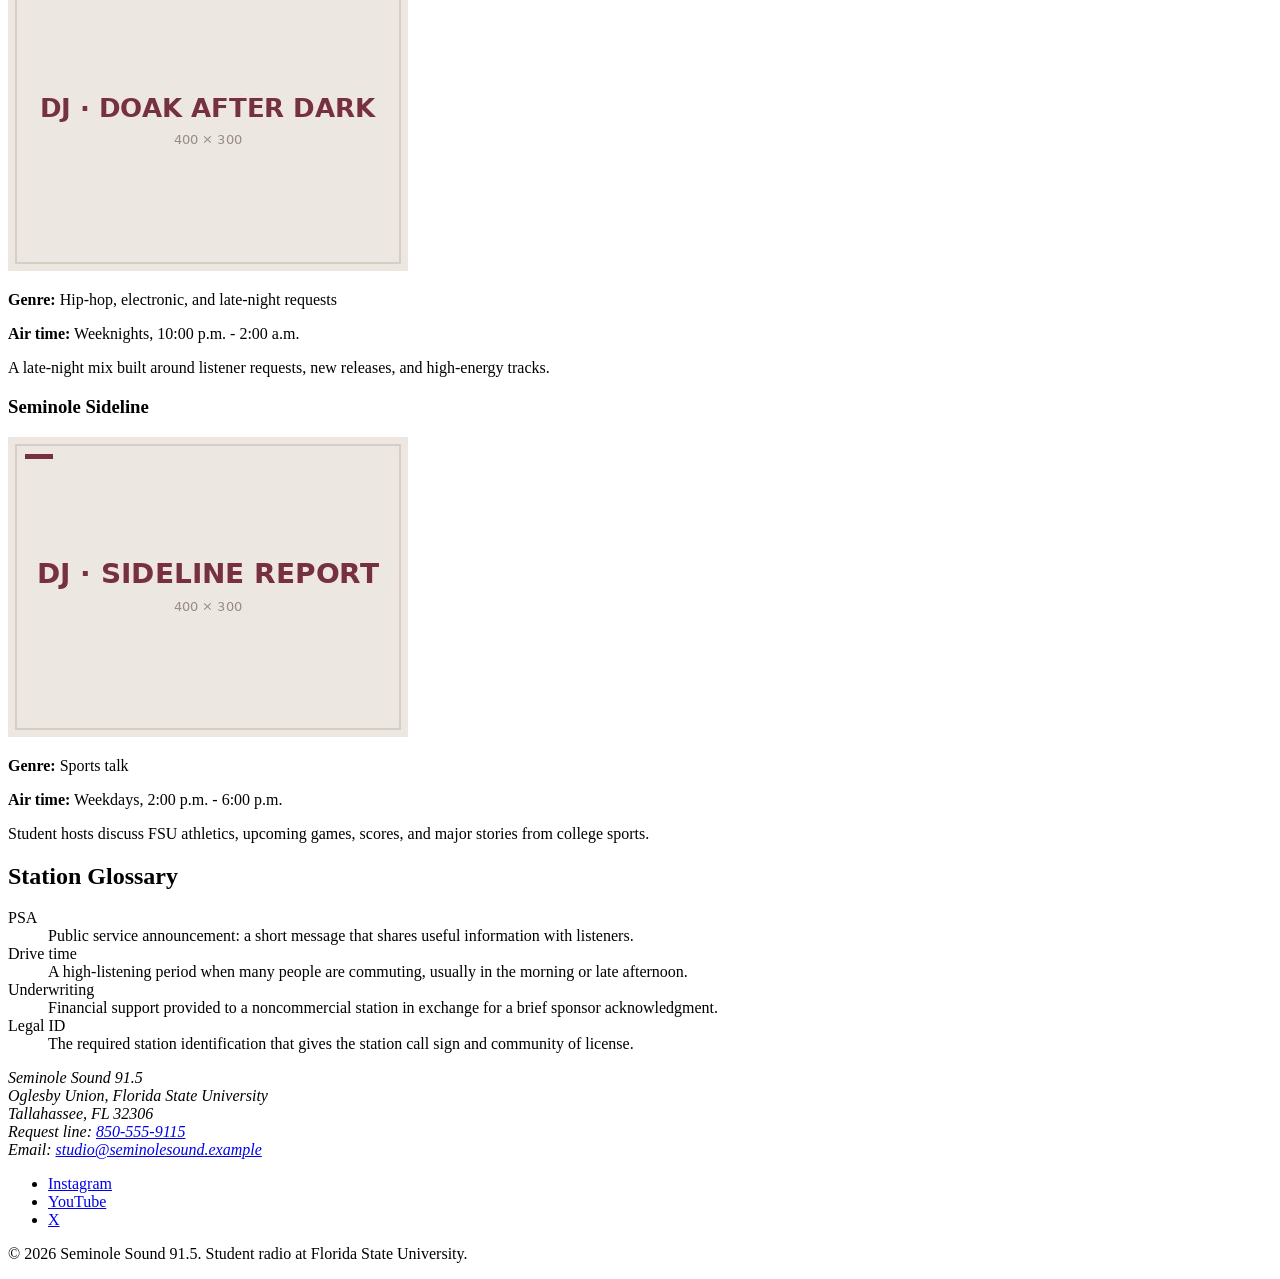
<file: seminole-sound/schedule.html>
<!DOCTYPE html>
<html lang="en">
<head>
  <meta charset="UTF-8">
  <meta name="viewport" content="width=device-width, initial-scale=1.0">
  <title>Schedule – Seminole Sound 91.5</title>
  <meta name="description" content="Seminole Sound 91.5, Florida State University's student-run campus radio station.">
</head>
<body>

<!-- SITE HEADER + SHARED NAVIGATION -->
<header>
  <img src="images/logo.png" alt="Seminole Sound 91.5 station logo">
  <p>91.5 FM &middot; Tallahassee &middot; Student-Run Since 1978</p>

  <nav aria-label="Main">
    <ul>
      <li><a href="index.html">Home</a></li>
      <li><a href="schedule.html">Schedule</a></li>
      <li><a href="request.html">Request Line</a></li>
      <li><a href="join.html">Join the Station</a></li>
    </ul>
  </nav>
</header>

<main>
  <h1>Weekly Schedule</h1>

  <!-- WEEKLY PROGRAM SCHEDULE -->
  <section>
    <h2>On-Air Schedule</h2>
    <table>
      <caption>Seminole Sound 91.5 Weekly Programming</caption>
      <thead>
        <tr>
          <th scope="col">Time</th>
          <th scope="col">Monday</th>
          <th scope="col">Tuesday</th>
          <th scope="col">Wednesday</th>
          <th scope="col">Thursday</th>
          <th scope="col">Friday</th>
          <th scope="col">Saturday</th>
          <th scope="col">Sunday</th>
        </tr>
      </thead>
      <tbody>
        <tr>
          <th scope="row">6 a.m. - 10 a.m.</th>
          <td>Garnet Mornings</td><td>Garnet Mornings</td><td>Garnet Mornings</td><td>Garnet Mornings</td><td>Garnet Mornings</td><td colspan="2">Weekend Wake-Up</td>
        </tr>
        <tr>
          <th scope="row">10 a.m. - 2 p.m.</th>
          <td>Campus Mix</td><td>Campus Mix</td><td>Campus Mix</td><td>Campus Mix</td><td>Campus Mix</td><td>Saturday Spin</td><td>Sunday Sessions</td>
        </tr>
        <tr>
          <th scope="row">2 p.m. - 6 p.m.</th>
          <td>Seminole Sideline</td><td>Seminole Sideline</td><td>Seminole Sideline</td><td>Seminole Sideline</td><td>Seminole Sideline</td><td>Game Day Radio</td><td>Sunday Replay</td>
        </tr>
        <tr>
          <th scope="row">6 p.m. - 10 p.m.</th>
          <td>Indie Hour</td><td>Tally Underground</td><td>Indie Hour</td><td>Tally Underground</td><td>Friday Frequency</td><td>Saturday Soundcheck</td><td>Local Spotlight</td>
        </tr>
        <tr>
          <th scope="row">10 p.m. - 2 a.m.</th>
          <td>Doak After Dark</td><td>Doak After Dark</td><td>Doak After Dark</td><td>Doak After Dark</td><td>Doak After Dark</td><td>Late Night Live</td><td>Doak After Dark</td>
        </tr>
      </tbody>
    </table>
  </section>

  <!-- SHOW PROFILES -->
  <section>
    <h2>Show Profiles</h2>
    <section>
      <h3>Garnet Mornings</h3>
      <img src="images/dj-morning.jpg" alt="Host of Garnet Mornings at the radio microphone">
      <p><strong>Genre:</strong> Pop, R&amp;B, and campus news</p>
      <p><strong>Air time:</strong> Weekdays, 6:00 a.m. - 10:00 a.m.</p>
      <p>Start the day with new music, campus updates, weather, and conversations about what is happening around FSU.</p>
    </section>
    <section>
      <h3>Tally Underground</h3>
      <img src="images/dj-underground.jpg" alt="Tally Underground DJ selecting music in the studio">
      <p><strong>Genre:</strong> Alternative and independent</p>
      <p><strong>Air time:</strong> Tuesday and Thursday, 6:00 p.m. - 10:00 p.m.</p>
      <p>A mix of independent releases, underground favorites, and music from artists in Tallahassee and beyond.</p>
    </section>
    <section>
      <h3>Doak After Dark</h3>
      <img src="images/dj-afterdark.jpg" alt="Doak After Dark host broadcasting during a late-night show">
      <p><strong>Genre:</strong> Hip-hop, electronic, and late-night requests</p>
      <p><strong>Air time:</strong> Weeknights, 10:00 p.m. - 2:00 a.m.</p>
      <p>A late-night mix built around listener requests, new releases, and high-energy tracks.</p>
    </section>
    <section>
      <h3>Seminole Sideline</h3>
      <img src="images/dj-sideline.jpg" alt="Seminole Sideline sports host speaking into a studio microphone">
      <p><strong>Genre:</strong> Sports talk</p>
      <p><strong>Air time:</strong> Weekdays, 2:00 p.m. - 6:00 p.m.</p>
      <p>Student hosts discuss FSU athletics, upcoming games, scores, and major stories from college sports.</p>
    </section>
  </section>

  <!-- STATION GLOSSARY -->
  <section>
    <h2>Station Glossary</h2>
    <dl>
      <dt>PSA</dt><dd>Public service announcement: a short message that shares useful information with listeners.</dd>
      <dt>Drive time</dt><dd>A high-listening period when many people are commuting, usually in the morning or late afternoon.</dd>
      <dt>Underwriting</dt><dd>Financial support provided to a noncommercial station in exchange for a brief sponsor acknowledgment.</dd>
      <dt>Legal ID</dt><dd>The required station identification that gives the station call sign and community of license.</dd>
    </dl>
  </section>
</main>

<!-- SITE FOOTER -->
<footer>
  <address>
    Seminole Sound 91.5<br>
    Oglesby Union, Florida State University<br>
    Tallahassee, FL 32306<br>
    Request line: <a href="tel:+18505559115">850-555-9115</a><br>
    Email: <a href="mailto:studio@seminolesound.example">studio@seminolesound.example</a>
  </address>
  <nav aria-label="Social media">
    <ul>
      <li><a href="#">Instagram</a></li>
      <li><a href="#">YouTube</a></li>
      <li><a href="#">X</a></li>
    </ul>
  </nav>
  <p>&copy; 2026 Seminole Sound 91.5. Student radio at Florida State University.</p>
</footer>

</body>
</html>
</file>
<file: landis-league/css/styles.css>
/* ============================================================
   Landis League — Project 2 Styles
   One shared stylesheet for all four pages
   ============================================================ */

/* ---------- Theme / base ---------- */
:root {
  --garnet: #782f40;
  --garnet-dark: #541421;
  --gold: #ceb888;
  --cream: #f7f3eb;
  --paper: #fffdfa;
  --ink: #211b1c;
  --muted: #5e5658;
  --line: #d8c9aa;
  --callout: #f4ead0;
  --shadow: 0 3px 10px rgba(50, 30, 30, 0.12);
  --radius: 9px;
}

* { box-sizing: border-box; }

html { overflow-x: hidden; }

body {
  margin: 0;
  background: var(--cream);
  color: var(--ink);
  font-family: Arial, Helvetica, sans-serif;
  font-size: 16px;
  line-height: 1.5;
}

img { max-width: 100%; display: block; }
a { color: inherit; }

main {
  width: min(1040px, calc(100% - 32px));
  margin: 48px auto 100px;
}

main > h1,
main section > h2,
main article > h2,
main aside > h2 {
  color: var(--garnet);
}

main > h1,
.this-week > h2,
.about-league > h2,
.visit > h2,
.standings > h2,
.games > h2,
.sports > h2,
.glossary > h2,
.apply > h2,
.roles > h2,
.next-steps > h2 {
  border-bottom: 2px solid var(--gold);
  padding-bottom: 5px;
}

main > h1 { font-size: 2rem; margin: 0 0 14px; }
h2 { font-size: 1.55rem; line-height: 1.2; }
h3 { line-height: 1.25; }

/* ---------- Shared header / navigation ---------- */
.site-header {
  background: var(--garnet);
  color: #fff;
}

.header-inner {
  width: min(1040px, calc(100% - 32px));
  min-height: 72px;
  margin: 0 auto;
  display: flex;
  align-items: center;
  justify-content: space-between;
  gap: 28px;
}

.brand { flex: 0 0 auto; }
.brand-logo { width: 185px; height: auto; }

.nav-list,
.footer-social {
  list-style: none;
  margin: 0;
  padding: 0;
}

.nav-list {
  display: flex;
  align-items: center;
  flex-wrap: wrap;
  gap: 8px 26px;
}

.nav-link {
  display: block;
  padding: 8px 0;
  color: #fff;
  font-weight: 700;
  text-decoration: none;
  border-bottom: 2px solid transparent;
  transition: color .2s ease, border-color .2s ease;
}

.nav-link:hover,
.nav-link:focus {
  color: var(--gold);
  border-bottom-color: var(--gold);
  outline: none;
}

/* ---------- Buttons ---------- */
.btn {
  display: inline-block;
  border: 2px solid transparent;
  border-radius: 999px;
  padding: 11px 24px;
  font: inherit;
  font-weight: 700;
  text-decoration: none;
  cursor: pointer;
  transition: transform .15s ease, background .2s ease, color .2s ease;
}

.btn:hover { transform: translateY(-1px); }
.btn:focus { outline: 3px solid rgba(206, 184, 136, .55); outline-offset: 2px; }
.btn-primary { background: var(--gold); color: var(--garnet-dark); }
.btn-primary:hover { background: #dbc79b; }
.btn-secondary { background: #fff; color: var(--garnet); border-color: var(--garnet); }
.btn-secondary:hover { background: var(--garnet); color: #fff; }

/* ---------- Home: hero ---------- */
.hero {
  min-height: 330px;
  margin-bottom: 42px;
  border-radius: 12px;
  overflow: hidden;
  background:
    linear-gradient(rgba(73, 15, 29, .88), rgba(84, 20, 33, .91)),
    url("../images/hero-fields.jpg") center/cover no-repeat;
  color: #fff;
  display: grid;
  place-items: center;
  text-align: center;
}

.hero-content { max-width: 650px; padding: 42px 24px; }
.hero-title { margin: 0 0 6px; font-size: 2.45rem; color: #fff; }
.hero-tagline { margin: 0 auto 28px; font-size: 1.1rem; }

/* ---------- Home: cards / article / callout ---------- */
.this-week,
.about-league,
.visit,
.standings,
.games,
.sports,
.glossary,
.roles,
.apply,
.next-steps { margin-top: 38px; }

.game-grid {
  display: grid;
  grid-template-columns: repeat(auto-fit, minmax(210px, 1fr));
  gap: 18px;
}

.game-card {
  background: var(--paper);
  border: 1px solid #ddd4c5;
  border-left: 4px solid var(--garnet);
  border-radius: var(--radius);
  box-shadow: var(--shadow);
  padding: 17px 18px;
}

.game-card p { margin: 0; }
.game-sport { color: var(--garnet); font-size: .78rem; font-weight: 800; text-transform: uppercase; letter-spacing: .06em; }
.game-matchup { margin-top: 8px !important; font-size: 1.06rem; font-weight: 700; }
.vs { color: var(--muted); font-size: .86rem; font-weight: 400; }
.game-time { margin-top: 8px !important; color: var(--muted); font-size: .9rem; }

.about-league,
.role-article { max-width: 100%; }
.about-photo,
.role-photo {
  width: 480px;
  border: 1px solid var(--garnet);
  border-radius: var(--radius);
  box-shadow: var(--shadow);
  margin: 18px 0;
}

.about-league p,
.role-article p { max-width: 1000px; }

.spotlight,
.registration-rules {
  margin-top: 40px;
  background: var(--callout);
  border-left: 4px solid var(--gold);
  border-radius: 0 var(--radius) var(--radius) 0;
  padding: 20px 28px;
}

.spotlight h2,
.registration-rules h2 { margin: 0 0 14px; }
.spotlight-team { color: var(--garnet-dark); margin-bottom: 8px; }
.spotlight p { margin-bottom: 0; }

.map-embed {
  display: block;
  width: min(680px, 100%);
  max-width: 100%;
  border: 0;
  border-radius: var(--radius);
  box-shadow: var(--shadow);
  margin-top: 20px;
  background: var(--paper);
}

/* ---------- Shared tables ---------- */
.table-wrap {
  max-width: 100%;
  overflow-x: auto;
  border-radius: 0 0 var(--radius) var(--radius);
}

.standings-table,
.games-table,
.roles-table {
  width: 100%;
  border-collapse: collapse;
  background: var(--paper);
  min-width: 620px;
}

caption {
  text-align: left;
  color: #41383a;
  font-weight: 700;
  padding: 8px 4px 12px;
}

.standings-table th,
.standings-table td,
.games-table th,
.games-table td,
.roles-table th,
.roles-table td {
  padding: 10px 16px;
  text-align: left;
  border-bottom: 1px solid #e7dece;
}

thead th { background: var(--garnet); color: #fff; }
tbody th { font-weight: 700; }
tbody tr:nth-child(even) { background: #f3ead0; }
tbody tr:hover { background: #ead9aa; }

/* ---------- Schedule sport cards ---------- */
.sport-grid {
  display: grid;
  grid-template-columns: repeat(auto-fit, minmax(185px, 1fr));
  gap: 22px;
}

.sport-card {
  background: var(--paper);
  border-radius: var(--radius);
  overflow: hidden;
  box-shadow: var(--shadow);
  transition: transform .2s ease, box-shadow .2s ease;
}

.sport-card:hover { transform: translateY(-4px); box-shadow: 0 7px 16px rgba(50,30,30,.18); }
.sport-photo { width: 100%; height: 145px; object-fit: cover; }
.sport-card h3,
.sport-card p { margin-left: 16px; margin-right: 16px; }
.sport-name { margin-top: 13px; margin-bottom: 2px; color: var(--garnet); }
.sport-meta { margin-top: 0; color: var(--garnet); font-size: .78rem; font-weight: 800; text-transform: uppercase; letter-spacing: .04em; }
.sport-card p:last-child { margin-bottom: 18px; }

.term-list {
  background: var(--paper);
  border-radius: var(--radius);
  box-shadow: var(--shadow);
  padding: 20px 26px;
}
.term-list dt { color: var(--garnet); font-weight: 800; margin-top: 10px; }
.term-list dt:first-child { margin-top: 0; }
.term-list dd { margin: 2px 0 12px; }

/* ---------- Forms ---------- */
.page-intro { max-width: 700px; margin-bottom: 20px; }

.register-form,
.apply-form {
  background: var(--paper);
  border-radius: var(--radius);
  box-shadow: var(--shadow);
  padding: 28px 32px;
}

.form-section,
.availability-group {
  border: 1px solid #d9cdbb;
  border-radius: var(--radius);
  padding: 18px 24px 22px;
  margin: 0 0 24px;
}

.form-section legend,
.color-group legend,
.availability-group legend {
  color: var(--garnet);
  font-weight: 800;
  padding: 0 8px;
}

.color-group { border: 0; padding: 0; margin: 14px 0; }
.color-group legend { padding: 0; margin-bottom: 5px; }
.color-options { display: flex; flex-wrap: wrap; gap: 8px 20px; }
.color-option { display: inline-flex; align-items: center; gap: 7px; cursor: pointer; }
.swatch { width: 18px; height: 18px; border-radius: 50%; border: 1px solid #aaa; display: inline-block; }
.swatch-garnet { background: var(--garnet); }
.swatch-gold { background: var(--gold); }
.swatch-black { background: #171717; }
.swatch-white { background: #fff; }
.color-option input:checked + .swatch { outline: 3px solid var(--garnet); outline-offset: 2px; }

.form-row { margin-bottom: 16px; max-width: 520px; }
.form-row label:not(.color-option) { display: block; margin-bottom: 6px; font-weight: 700; }
.form-row-full { max-width: none; }

input[type="text"],
input[type="email"],
input[type="tel"],
input[type="number"],
input[type="date"],
select,
textarea {
  width: 100%;
  padding: 11px 13px;
  border: 1px solid #d8ccba;
  border-radius: 6px;
  background: #fbf9f5;
  color: var(--ink);
  font: inherit;
}

input:focus,
select:focus,
textarea:focus {
  outline: 3px solid rgba(120, 47, 64, .2);
  border-color: var(--garnet);
}

textarea { resize: vertical; min-height: 120px; }
.form-row-checkbox { display: flex; align-items: flex-start; gap: 9px; max-width: none; }
.form-row-checkbox label { font-weight: 400 !important; margin: 0 !important; }
.form-actions { display: flex; flex-wrap: wrap; gap: 14px; margin-top: 18px; }
.checkbox-list { display: flex; flex-wrap: wrap; gap: 12px 24px; }

/* ---------- Officiate ---------- */
.role-article { margin-top: 34px; }
.role-photo { width: 520px; }

.steps-list {
  list-style: none;
  counter-reset: steps;
  padding: 0;
  display: grid;
  gap: 12px;
}

.steps-list li {
  counter-increment: steps;
  position: relative;
  background: var(--paper);
  border-radius: var(--radius);
  box-shadow: var(--shadow);
  padding: 16px 18px 16px 62px;
  min-height: 52px;
}

.steps-list li::before {
  content: counter(steps);
  position: absolute;
  left: 16px;
  top: 12px;
  width: 32px;
  height: 32px;
  border-radius: 50%;
  background: var(--garnet);
  color: #fff;
  display: grid;
  place-items: center;
  font-weight: 800;
}

/* ---------- Footer ---------- */
.site-footer {
  background: var(--garnet-dark);
  color: #fff;
  padding: 34px 0 22px;
}

.footer-inner,
.footer-copy {
  width: min(1040px, calc(100% - 32px));
  margin-left: auto;
  margin-right: auto;
}

.footer-inner {
  display: flex;
  justify-content: space-between;
  gap: 40px;
}

.footer-heading { color: var(--gold); font-size: 1.1rem; margin: 0 0 8px; }
.footer-address { font-style: normal; }
.footer-address a,
.footer-social a { color: #fff; }
.footer-social { display: flex; gap: 24px; padding-top: 6px; }
.footer-social a { text-decoration: none; }
.footer-social a:hover,
.footer-social a:focus { color: var(--gold); text-decoration: underline; }
.footer-copy { text-align: center; color: #d8c9c9; font-size: .82rem; margin-top: 30px; margin-bottom: 0; }

/* ---------- Responsive ---------- */
@media (max-width: 700px) {
  body { font-size: 15px; }
  .header-inner { align-items: flex-start; flex-direction: column; gap: 2px; padding: 12px 0 10px; }
  .brand-logo { width: 150px; }
  .nav-list { gap: 2px 24px; }
  .nav-link { padding: 7px 0; font-size: .9rem; }

  main { width: min(100% - 28px, 1040px); margin-top: 42px; margin-bottom: 70px; }
  main > h1 { font-size: 1.8rem; }

  .hero { min-height: 0; margin-top: -8px; margin-bottom: 34px; }
  .hero-content { padding: 48px 24px; }
  .hero-title { font-size: 2rem; max-width: 220px; margin-left: auto; margin-right: auto; }
  .hero-tagline { font-size: 1rem; }

  .game-grid,
  .sport-grid { grid-template-columns: 1fr; }
  .game-grid { gap: 14px; }
  .about-photo,
  .role-photo { width: 100%; }
  .spotlight,
  .registration-rules { padding: 18px 20px; }

  .register-form,
  .apply-form { padding: 20px 16px; }
  .form-section,
  .availability-group { padding: 15px 14px 18px; }
  .color-options { gap: 10px 15px; }
  .checkbox-list { flex-direction: column; gap: 8px; }

  .footer-inner { flex-direction: column; gap: 22px; }
  .footer-social { padding-top: 0; gap: 20px; flex-wrap: wrap; }
  .footer-copy { text-align: center; }
}
</file>
